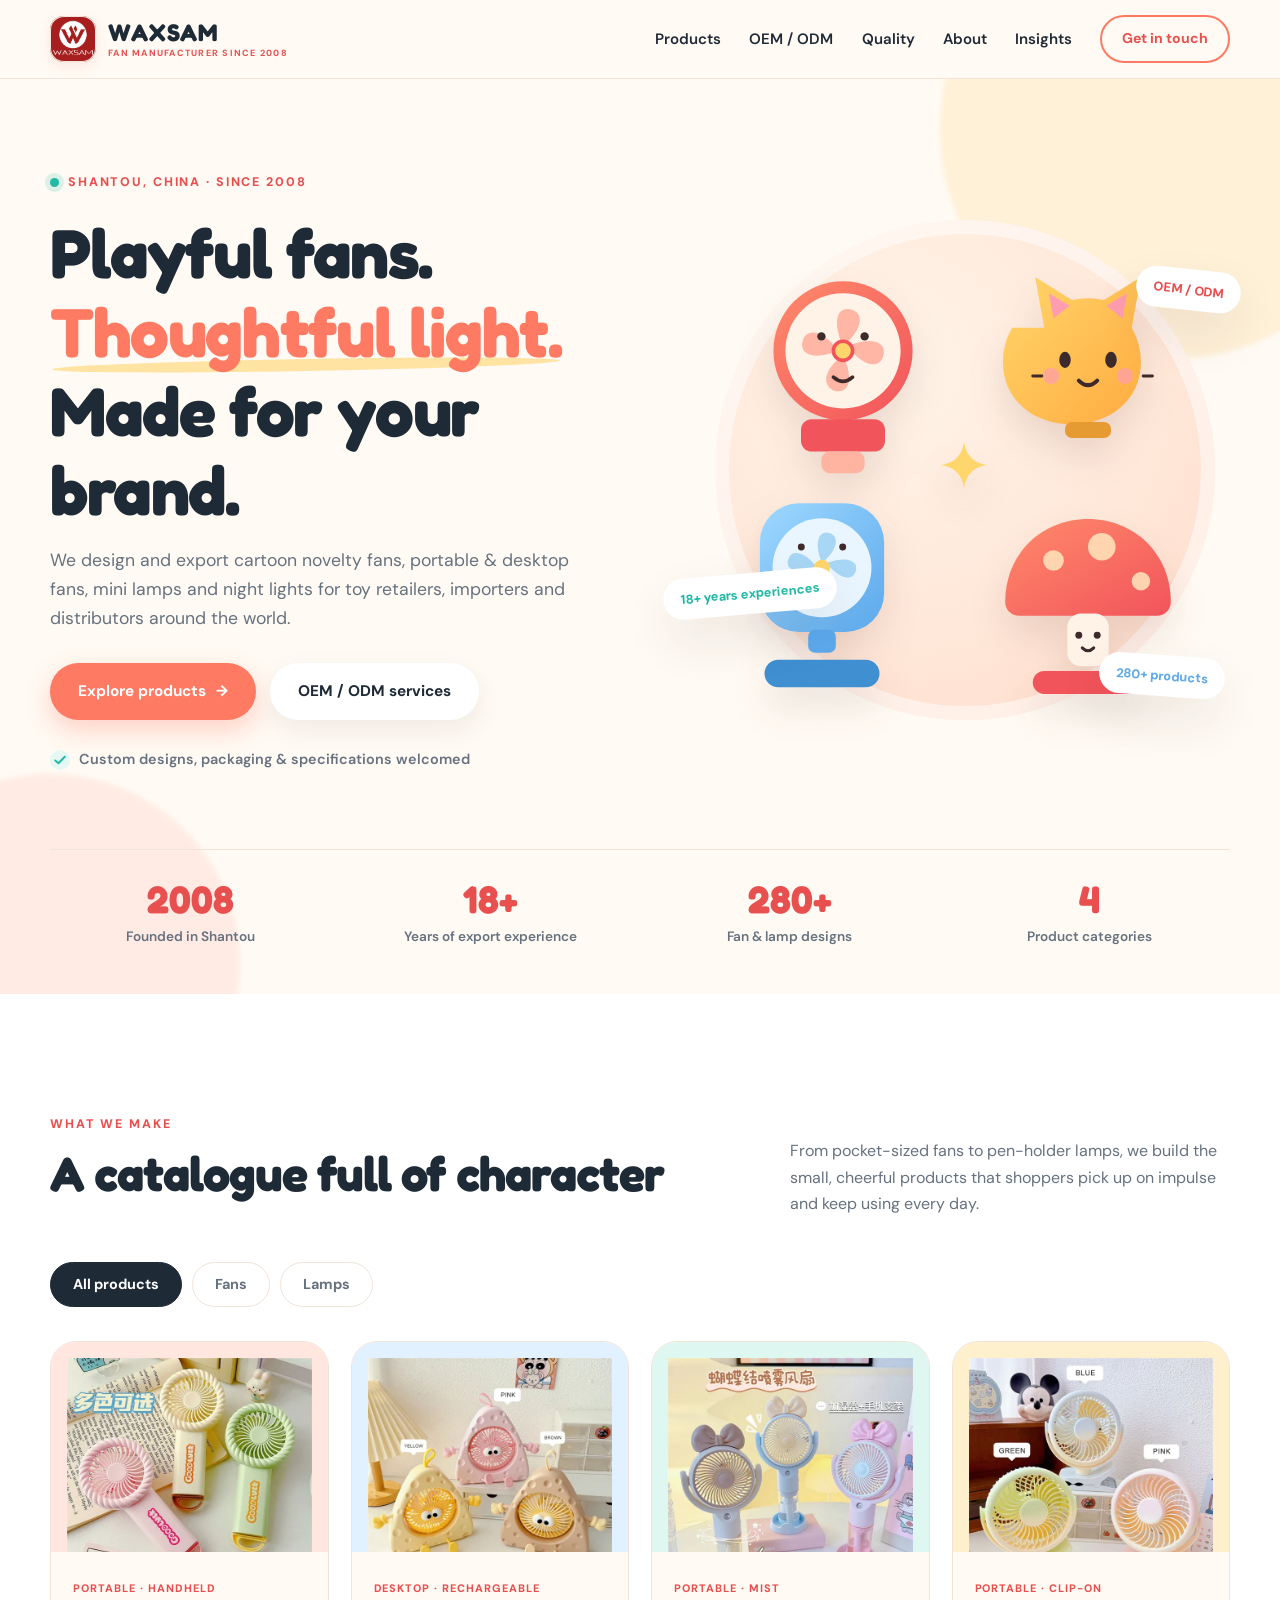
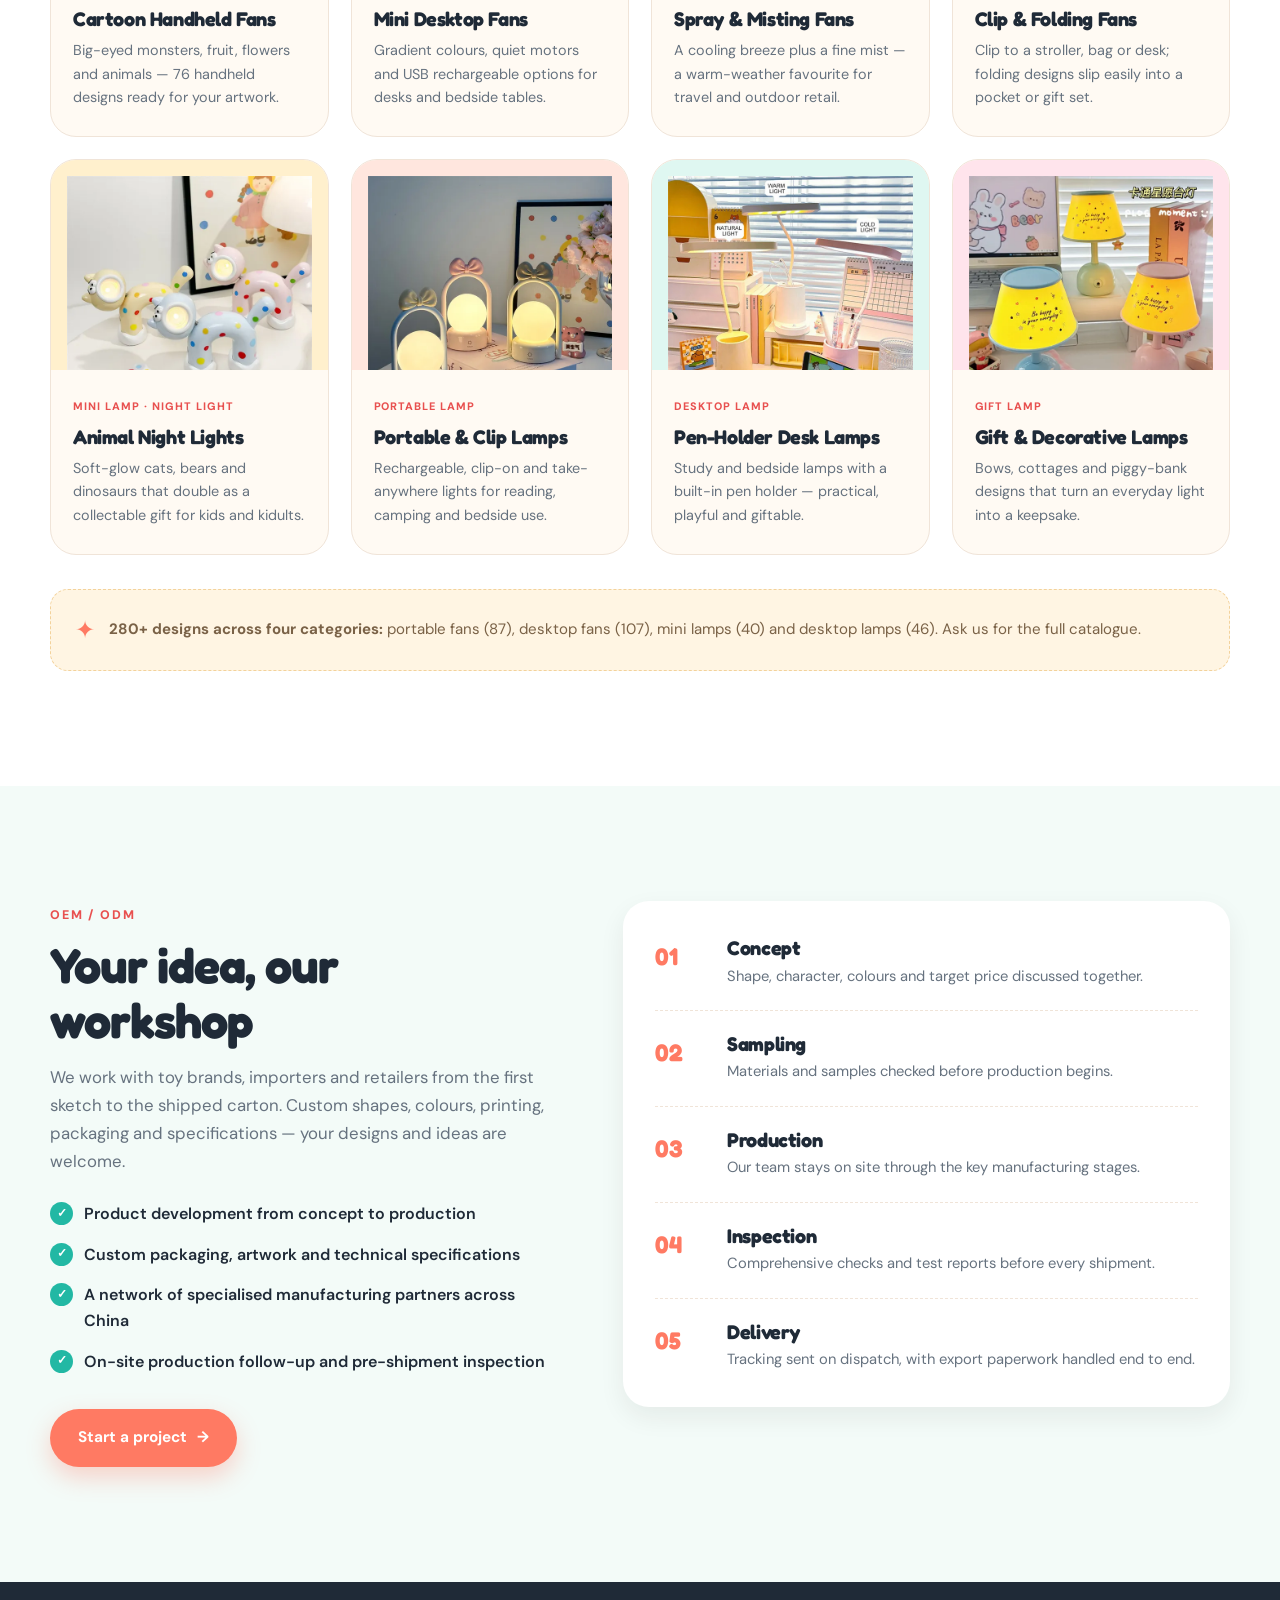
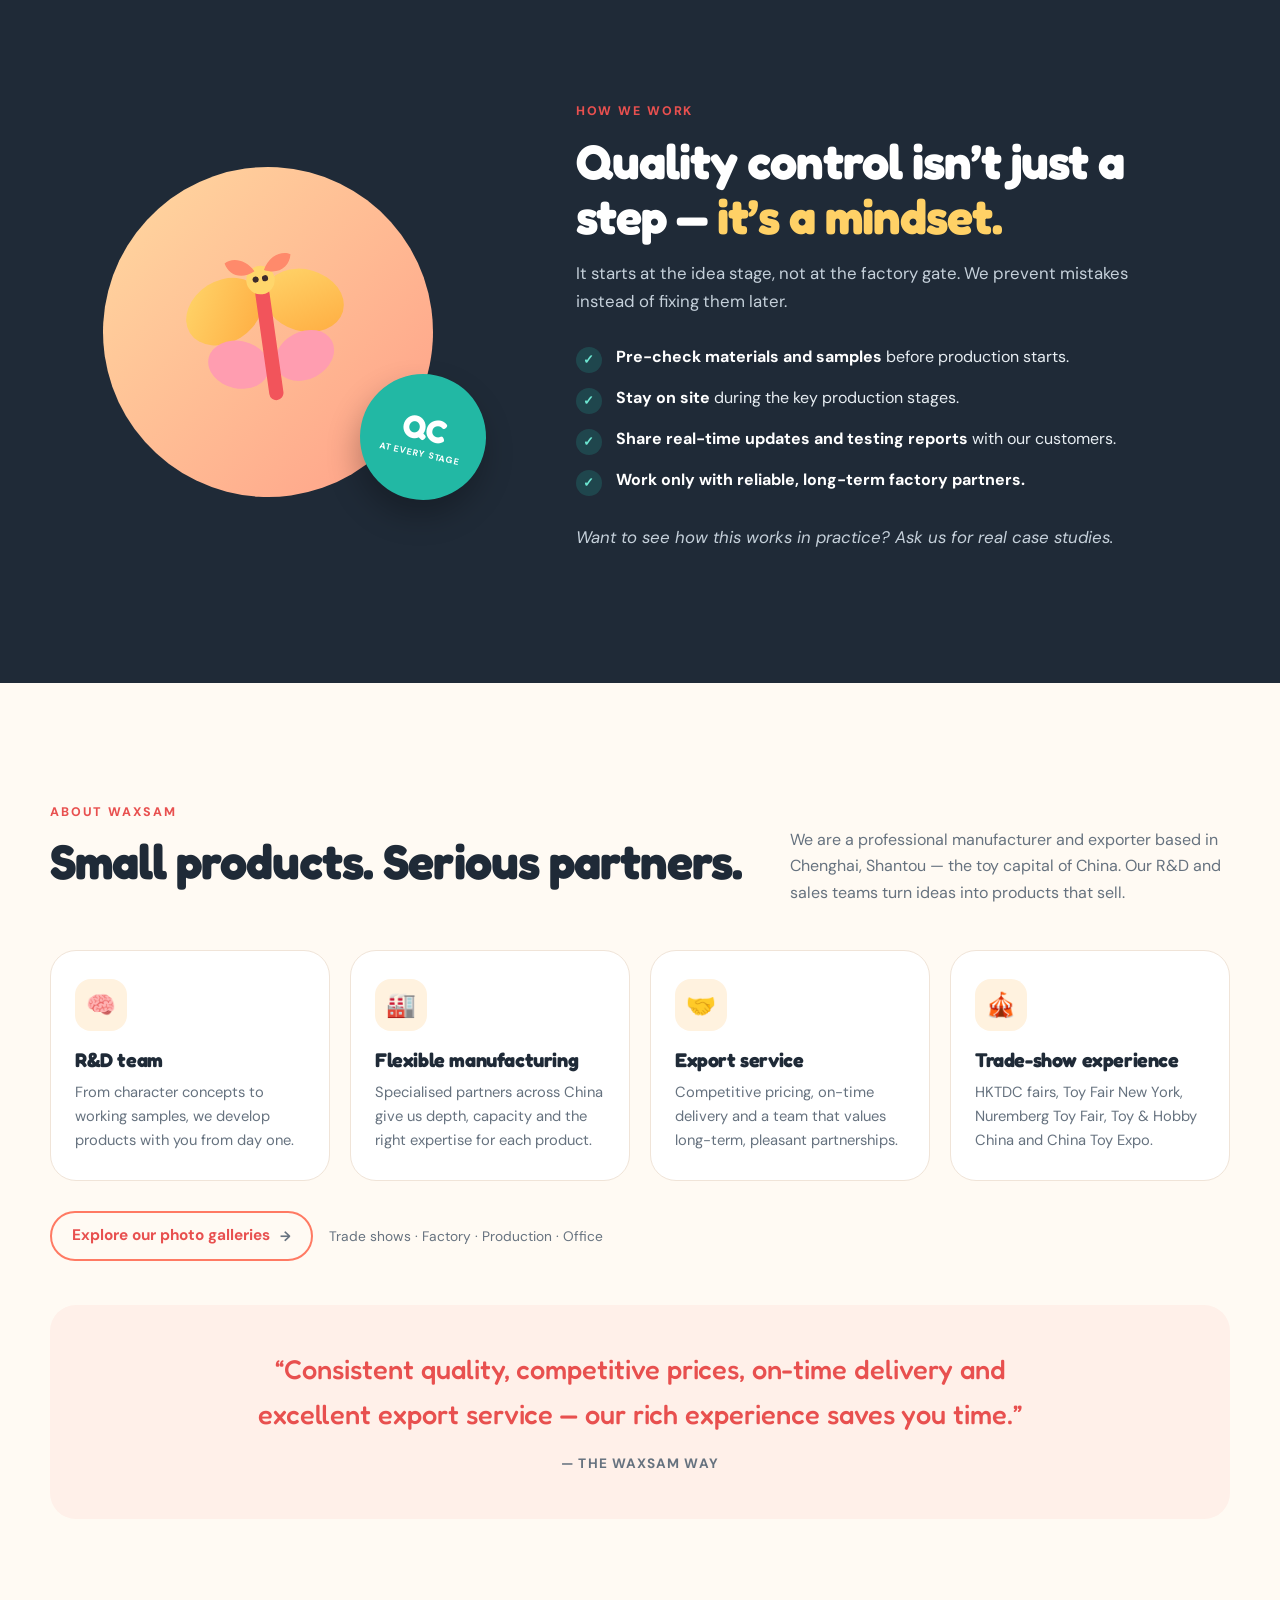
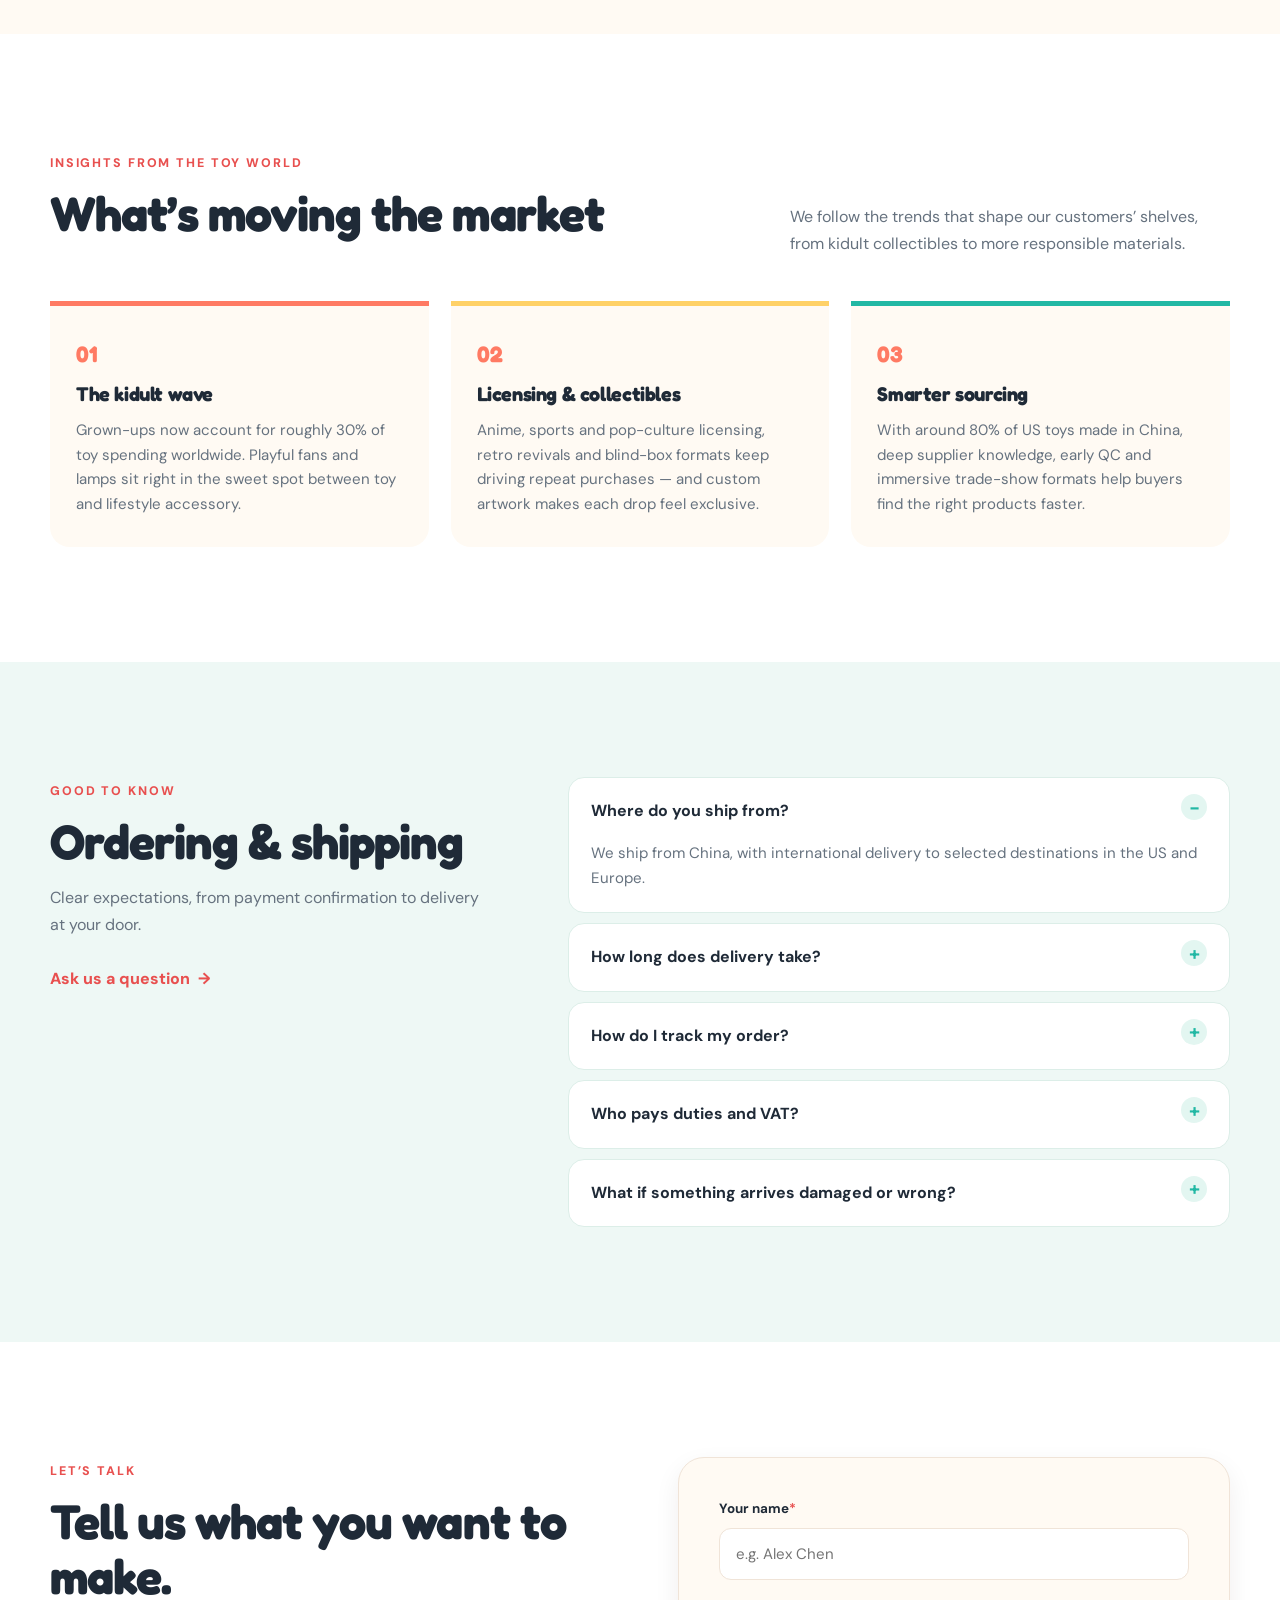
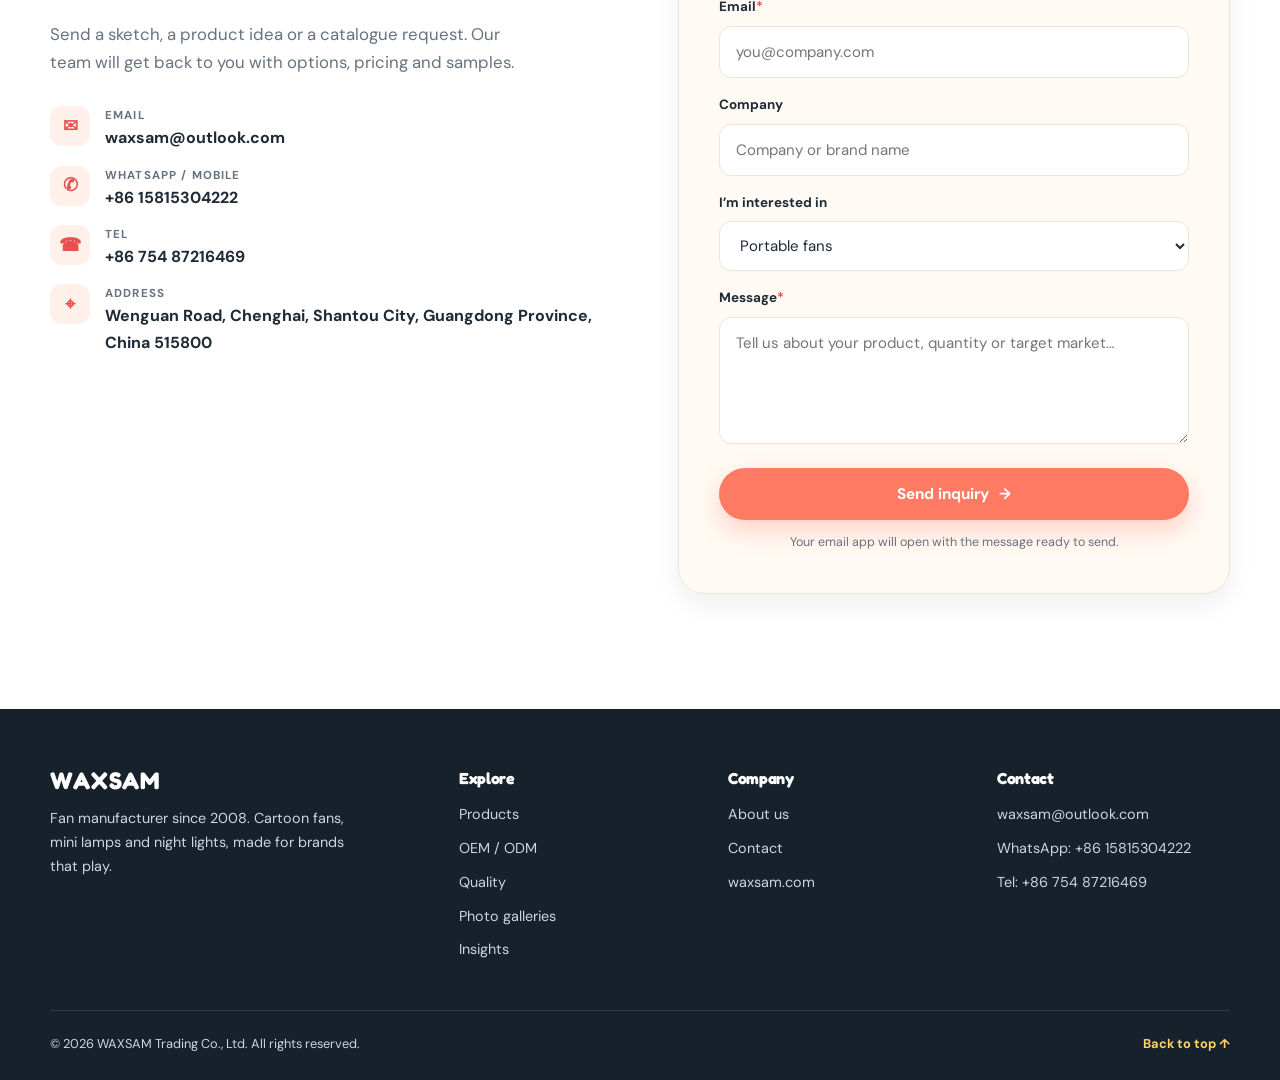
<file: index.html>
<!DOCTYPE html>
<html lang="en" style="--logo: url('assets/logo.jpg')">
<head>
  <meta charset="UTF-8">
  <meta name="viewport" content="width=device-width, initial-scale=1.0">
  <title>WAXSAM — Fan Manufacturer since 2008 | Cartoon Fans &amp; Night Lights</title>
  <meta name="description" content="WAXSAM is a Shantou-based OEM/ODM manufacturer and exporter of cartoon novelty fans, portable and desktop fans, mini lamps and night lights since 2008.">
  <meta property="og:title" content="WAXSAM — Fan Manufacturer since 2008">
  <meta property="og:description" content="Playful fans and thoughtful light, made for your brand. OEM/ODM customization, early-stage QC, competitive pricing and on-time delivery.">
  <meta property="og:type" content="website">
  <link rel="icon" href="assets/favicon.svg" type="image/svg+xml">
  <link rel="preconnect" href="https://fonts.googleapis.com">
  <link rel="preconnect" href="https://fonts.gstatic.com" crossorigin>
  <link href="https://fonts.googleapis.com/css2?family=Fredoka:wght@500;600;700&family=DM+Sans:wght@400;500;600;700&display=swap" rel="stylesheet">
  <link rel="stylesheet" href="styles.css">
  <script src="script.js" defer></script>
</head>
<body>
  <a class="skip-link" href="#main">Skip to content</a>

  <!-- ============ HEADER ============ -->
  <header class="site-header" id="top">
    <div class="container header-inner">
      <a class="brand" href="#top" aria-label="WAXSAM home">
        <span class="brand-mark" role="img" aria-label="WAXSAM logo"></span>
        <span class="brand-text">WAXSAM<small>FAN MANUFACTURER SINCE 2008</small></span>
      </a>

      <button class="nav-toggle" type="button" aria-label="Open menu" aria-expanded="false" aria-controls="site-nav">
        <span></span><span></span><span></span>
      </button>

      <nav class="site-nav" id="site-nav" aria-label="Main navigation">
        <a href="#products">Products</a>
        <a href="#oem">OEM / ODM</a>
        <a href="#quality">Quality</a>
        <a href="about/">About</a>
        <a href="#insights">Insights</a>
        <a class="btn btn-small btn-outline" href="#contact">Get in touch</a>
      </nav>
    </div>
  </header>

  <main id="main">
    <!-- ============ HERO ============ -->
    <section class="hero">
      <div class="hero-blob hero-blob-a" aria-hidden="true"></div>
      <div class="hero-blob hero-blob-b" aria-hidden="true"></div>
      <div class="container hero-grid">
        <div class="hero-copy reveal">
          <span class="eyebrow"><span class="eyebrow-dot"></span> Shantou, China · Since 2008</span>
          <h1>Playful fans.<br><span class="highlight">Thoughtful light.</span><br>Made for your brand.</h1>
          <p>We design and export cartoon novelty fans, portable &amp; desktop fans, mini lamps and night lights for toy retailers, importers and distributors around the world.</p>
          <div class="hero-actions">
            <a class="btn btn-primary" href="#products">Explore products <span aria-hidden="true">→</span></a>
            <a class="btn btn-ghost" href="#oem">OEM / ODM services</a>
          </div>
          <div class="hero-note">
            <svg viewBox="0 0 20 20" aria-hidden="true"><path d="M4 10.5 8 14l8-8" fill="none" stroke="currentColor" stroke-width="2.4" stroke-linecap="round" stroke-linejoin="round"/></svg>
            Custom designs, packaging &amp; specifications welcomed
          </div>
        </div>

        <div class="hero-visual reveal" aria-hidden="true">
          <div class="hero-disc"></div>
          <svg class="hero-art" viewBox="0 0 520 480">
            <defs>
              <linearGradient id="heroCoral" x1="0" y1="0" x2="1" y2="1">
                <stop offset="0" stop-color="#ff8a6b"/><stop offset="1" stop-color="#f2545b"/>
              </linearGradient>
              <linearGradient id="heroSky" x1="0" y1="0" x2="1" y2="1">
                <stop offset="0" stop-color="#9ed8ff"/><stop offset="1" stop-color="#5ca9ec"/>
              </linearGradient>
            </defs>

            <!-- Red handheld fan: blades rotate slowly -->
            <g transform="translate(18 20) scale(1.2)">
              <circle cx="100" cy="84" r="58" fill="url(#heroCoral)"/>
              <circle cx="100" cy="84" r="48" fill="#fff3e8"/>
              <g class="spin-blades" fill="#ffb3a1" opacity=".95">
                <path d="M100 80c-10-22-4-34 8-30 9 3 9 16-8 30z"/>
                <path d="M104 80c22-9 34-2 29 10-4 9-17 7-29-10z"/>
                <path d="M100 88c10 21 4 33-8 29-9-4-9-17 8-29z"/>
                <path d="M96 84c-22 9-34 2-29-10 4-9 17-7 29 10z"/>
              </g>
              <circle cx="100" cy="84" r="8" fill="#ffd66b" stroke="#f2545b" stroke-width="3"/>
              <path d="M74 141h52a9 9 0 0 1 9 9v9a9 9 0 0 1-9 9H74a9 9 0 0 1-9-9v-9a9 9 0 0 1 9-9z" fill="#f2545b"/>
              <rect x="82" y="168" width="36" height="18" rx="7" fill="#ffb3a1"/>
              <circle cx="82" cy="72" r="3.5" fill="#3d2b2b"/><circle cx="118" cy="72" r="3.5" fill="#3d2b2b"/>
              <path d="M92 106q8 7 16 0" fill="none" stroke="#3d2b2b" stroke-width="3" stroke-linecap="round"/>
            </g>

            <use href="assets/product-art.svg#lamp-cat" x="268" y="8" width="230" height="230"/>

            <!-- Blue desktop fan: blades rotate slowly -->
            <g transform="translate(2 248) scale(1.15)">
              <rect x="46" y="22" width="108" height="112" rx="34" fill="url(#heroSky)"/>
              <circle cx="100" cy="78" r="43" fill="#eaf6ff"/>
              <g class="spin-blades" fill="#a8d6f5">
                <path d="M100 74c-8-19-2-29 7-26 8 3 7 14-7 26z"/>
                <path d="M104 74c19-7 29-1 25 8-3 8-14 6-25-8z"/>
                <path d="M100 82c8 18 2 28-7 25-8-3-7-14 7-25z"/>
                <path d="M96 78c-19 7-29 1-25-8 3-8 14-6 25 8z"/>
              </g>
              <circle cx="100" cy="78" r="7" fill="#ffd66b"/>
              <rect x="88" y="132" width="24" height="20" rx="6" fill="#5ca9ec"/>
              <path d="M62 158h76a12 12 0 0 1 0 24H62a12 12 0 0 1 0-24z" fill="#3f8fd1"/>
              <circle cx="82" cy="60" r="3" fill="#3d2b2b"/><circle cx="118" cy="60" r="3" fill="#3d2b2b"/>
              <path d="M92 94q8 6 16 0" fill="none" stroke="#3d2b2b" stroke-width="3" stroke-linecap="round"/>
            </g>

            <use href="assets/product-art.svg#lamp-mushroom" x="268" y="250" width="230" height="230"/>
            <use href="assets/product-art.svg#sparkle" x="236" y="212" width="46" height="46"/>
          </svg>
          <span class="float-badge badge-one">OEM / ODM</span>
          <span class="float-badge badge-two">18+ years experiences</span>
          <span class="float-badge badge-three">280+ products</span>
        </div>
      </div>

      <div class="container stats reveal">
        <div class="stat"><strong>2008</strong><span>Founded in Shantou</span></div>
        <div class="stat"><strong>18+</strong><span>Years of export experience</span></div>
        <div class="stat"><strong>280+</strong><span>Fan &amp; lamp designs</span></div>
        <div class="stat"><strong>4</strong><span>Product categories</span></div>
      </div>
    </section>

    <!-- ============ PRODUCTS ============ -->
    <section class="section products" id="products">
      <div class="container">
        <div class="section-head reveal">
          <div>
            <span class="kicker">What we make</span>
            <h2>A catalogue full of character</h2>
          </div>
          <p>From pocket-sized fans to pen-holder lamps, we build the small, cheerful products that shoppers pick up on impulse and keep using every day.</p>
        </div>

        <div class="filters reveal" role="group" aria-label="Filter products">
          <button class="filter-btn is-active" type="button" data-filter="all">All products</button>
          <button class="filter-btn" type="button" data-filter="fan">Fans</button>
          <button class="filter-btn" type="button" data-filter="lamp">Lamps</button>
        </div>

        <div class="product-grid">
          <article class="product-card reveal" data-category="fan">
            <div class="product-art art-coral"><img src="assets/products/handheld-fan.webp" alt="Cartoon handheld fan" loading="lazy"></div>
            <div class="product-body"><span class="tag">Portable · Handheld</span><h3>Cartoon Handheld Fans</h3><p>Big-eyed monsters, fruit, flowers and animals — 76 handheld designs ready for your artwork.</p></div>
          </article>
          <article class="product-card reveal" data-category="fan">
            <div class="product-art art-sky"><img src="assets/products/desktop-fan.webp" alt="Mini desktop fan" loading="lazy"></div>
            <div class="product-body"><span class="tag">Desktop · Rechargeable</span><h3>Mini Desktop Fans</h3><p>Gradient colours, quiet motors and USB rechargeable options for desks and bedside tables.</p></div>
          </article>
          <article class="product-card reveal" data-category="fan">
            <div class="product-art art-mint"><img src="assets/products/misting-fan.webp" alt="Spray misting fan" loading="lazy"></div>
            <div class="product-body"><span class="tag">Portable · Mist</span><h3>Spray &amp; Misting Fans</h3><p>A cooling breeze plus a fine mist — a warm-weather favourite for travel and outdoor retail.</p></div>
          </article>
          <article class="product-card reveal" data-category="fan">
            <div class="product-art art-sun"><img src="assets/products/clip-fan.webp" alt="Clip-on fan" loading="lazy"></div>
            <div class="product-body"><span class="tag">Portable · Clip-on</span><h3>Clip &amp; Folding Fans</h3><p>Clip to a stroller, bag or desk; folding designs slip easily into a pocket or gift set.</p></div>
          </article>
          <article class="product-card reveal" data-category="lamp">
            <div class="product-art art-sun"><img src="assets/products/cat-night-light.webp" alt="Cat-shaped night light" loading="lazy"></div>
            <div class="product-body"><span class="tag">Mini lamp · Night light</span><h3>Animal Night Lights</h3><p>Soft-glow cats, bears and dinosaurs that double as a collectable gift for kids and kidults.</p></div>
          </article>
          <article class="product-card reveal" data-category="lamp">
            <div class="product-art art-coral"><img src="assets/products/portable-lamp.webp" alt="Portable clip lamp" loading="lazy"></div>
            <div class="product-body"><span class="tag">Portable lamp</span><h3>Portable &amp; Clip Lamps</h3><p>Rechargeable, clip-on and take-anywhere lights for reading, camping and bedside use.</p></div>
          </article>
          <article class="product-card reveal" data-category="lamp">
            <div class="product-art art-mint"><img src="assets/products/pen-holder-lamp.webp" alt="Pen-holder desk lamp" loading="lazy"></div>
            <div class="product-body"><span class="tag">Desktop lamp</span><h3>Pen-Holder Desk Lamps</h3><p>Study and bedside lamps with a built-in pen holder — practical, playful and giftable.</p></div>
          </article>
          <article class="product-card reveal" data-category="lamp">
            <div class="product-art art-rose"><img src="assets/products/gift-lamp.webp" alt="Gift and decorative lamp" loading="lazy"></div>
            <div class="product-body"><span class="tag">Gift lamp</span><h3>Gift &amp; Decorative Lamps</h3><p>Bows, cottages and piggy-bank designs that turn an everyday light into a keepsake.</p></div>
          </article>
        </div>

        <div class="catalogue-note reveal">
          <span aria-hidden="true">✦</span>
          <p><strong>280+ designs across four categories:</strong> portable fans (87), desktop fans (107), mini lamps (40) and desktop lamps (46). Ask us for the full catalogue.</p>
        </div>
      </div>
    </section>

    <!-- ============ OEM / ODM ============ -->
    <section class="section oem" id="oem">
      <div class="container oem-grid">
        <div class="oem-copy reveal">
          <span class="kicker">OEM / ODM</span>
          <h2>Your idea, our workshop</h2>
          <p>We work with toy brands, importers and retailers from the first sketch to the shipped carton. Custom shapes, colours, printing, packaging and specifications — your designs and ideas are welcome.</p>
          <ul class="check-list">
            <li>Product development from concept to production</li>
            <li>Custom packaging, artwork and technical specifications</li>
            <li>A network of specialised manufacturing partners across China</li>
            <li>On-site production follow-up and pre-shipment inspection</li>
          </ul>
          <a class="btn btn-primary" href="#contact">Start a project <span aria-hidden="true">→</span></a>
        </div>
        <div class="process reveal">
          <div class="process-item"><span class="process-num">01</span><div><h3>Concept</h3><p>Shape, character, colours and target price discussed together.</p></div></div>
          <div class="process-item"><span class="process-num">02</span><div><h3>Sampling</h3><p>Materials and samples checked before production begins.</p></div></div>
          <div class="process-item"><span class="process-num">03</span><div><h3>Production</h3><p>Our team stays on site through the key manufacturing stages.</p></div></div>
          <div class="process-item"><span class="process-num">04</span><div><h3>Inspection</h3><p>Comprehensive checks and test reports before every shipment.</p></div></div>
          <div class="process-item"><span class="process-num">05</span><div><h3>Delivery</h3><p>Tracking sent on dispatch, with export paperwork handled end to end.</p></div></div>
        </div>
      </div>
    </section>

    <!-- ============ QUALITY ============ -->
    <section class="section quality" id="quality">
      <div class="container quality-grid">
        <div class="quality-art reveal" aria-hidden="true">
          <div class="quality-art-inner">
            <svg viewBox="0 0 200 200"><use href="assets/product-art.svg#fan-butterfly"/></svg>
          </div>
          <span class="quality-stamp">QC<br><small>AT EVERY STAGE</small></span>
        </div>
        <div class="quality-copy reveal">
          <span class="kicker">How we work</span>
          <h2>Quality control isn’t just a step — <em>it’s a mindset.</em></h2>
          <p>It starts at the idea stage, not at the factory gate. We prevent mistakes instead of fixing them later.</p>
          <div class="quality-points">
            <div class="quality-point"><span aria-hidden="true">✓</span><p><strong>Pre-check materials and samples</strong> before production starts.</p></div>
            <div class="quality-point"><span aria-hidden="true">✓</span><p><strong>Stay on site</strong> during the key production stages.</p></div>
            <div class="quality-point"><span aria-hidden="true">✓</span><p><strong>Share real-time updates and testing reports</strong> with our customers.</p></div>
            <div class="quality-point"><span aria-hidden="true">✓</span><p><strong>Work only with reliable, long-term factory partners.</strong></p></div>
          </div>
          <p class="quality-footnote">Want to see how this works in practice? Ask us for real case studies.</p>
        </div>
      </div>
    </section>

    <!-- ============ ABOUT ============ -->
    <section class="section about" id="about">
      <div class="container">
        <div class="section-head reveal">
          <div>
            <span class="kicker">About WAXSAM</span>
            <h2>Small products. Serious partners.</h2>
          </div>
          <p>We are a professional manufacturer and exporter based in Chenghai, Shantou — the toy capital of China. Our R&amp;D and sales teams turn ideas into products that sell.</p>
        </div>
        <div class="feature-grid">
          <article class="feature-card reveal"><span class="feature-icon" aria-hidden="true">🧠</span><h3>R&amp;D team</h3><p>From character concepts to working samples, we develop products with you from day one.</p></article>
          <article class="feature-card reveal"><span class="feature-icon" aria-hidden="true">🏭</span><h3>Flexible manufacturing</h3><p>Specialised partners across China give us depth, capacity and the right expertise for each product.</p></article>
          <article class="feature-card reveal"><span class="feature-icon" aria-hidden="true">🤝</span><h3>Export service</h3><p>Competitive pricing, on-time delivery and a team that values long-term, pleasant partnerships.</p></article>
          <article class="feature-card reveal"><span class="feature-icon" aria-hidden="true">🎪</span><h3>Trade-show experience</h3><p>HKTDC fairs, Toy Fair New York, Nuremberg Toy Fair, Toy &amp; Hobby China and China Toy Expo.</p></article>
        </div>

        <div class="about-gallery-link reveal">
          <a class="btn btn-outline" href="about/">Explore our photo galleries <span aria-hidden="true">→</span></a>
          <span>Trade shows · Factory · Production · Office</span>
        </div>

        <div class="principles reveal">
          <p>“Consistent quality, competitive prices, on-time delivery and excellent export service — our rich experience saves you time.”</p>
          <span>— The WAXSAM way</span>
        </div>
      </div>
    </section>

    <!-- ============ INSIGHTS ============ -->
    <section class="section insights" id="insights">
      <div class="container">
        <div class="section-head reveal">
          <div>
            <span class="kicker">Insights from the toy world</span>
            <h2>What’s moving the market</h2>
          </div>
          <p>We follow the trends that shape our customers’ shelves, from kidult collectibles to more responsible materials.</p>
        </div>
        <div class="insight-grid">
          <article class="insight-card reveal"><span class="insight-num">01</span><h3>The kidult wave</h3><p>Grown-ups now account for roughly 30% of toy spending worldwide. Playful fans and lamps sit right in the sweet spot between toy and lifestyle accessory.</p></article>
          <article class="insight-card reveal"><span class="insight-num">02</span><h3>Licensing &amp; collectibles</h3><p>Anime, sports and pop-culture licensing, retro revivals and blind-box formats keep driving repeat purchases — and custom artwork makes each drop feel exclusive.</p></article>
          <article class="insight-card reveal"><span class="insight-num">03</span><h3>Smarter sourcing</h3><p>With around 80% of US toys made in China, deep supplier knowledge, early QC and immersive trade-show formats help buyers find the right products faster.</p></article>
        </div>
      </div>
    </section>

    <!-- ============ FAQ / SERVICE ============ -->
    <section class="section service">
      <div class="container service-grid">
        <div class="service-intro reveal">
          <span class="kicker">Good to know</span>
          <h2>Ordering &amp; shipping</h2>
          <p>Clear expectations, from payment confirmation to delivery at your door.</p>
          <a class="text-link" href="#contact">Ask us a question <span aria-hidden="true">→</span></a>
        </div>
        <div class="faq reveal">
          <details open><summary>Where do you ship from?</summary><p>We ship from China, with international delivery to selected destinations in the US and Europe.</p></details>
          <details><summary>How long does delivery take?</summary><p>Orders are processed within 1–3 business days after payment confirmation (no processing on weekends or Chinese public holidays). Estimated delivery: US 7–15 business days, Europe 8–18 business days. These are estimates, not guarantees.</p></details>
          <details><summary>How do I track my order?</summary><p>Tracking information is emailed to you as soon as your order is dispatched.</p></details>
          <details><summary>Who pays duties and VAT?</summary><p>Unless otherwise stated at checkout, duties and VAT are the customer’s responsibility.</p></details>
          <details><summary>What if something arrives damaged or wrong?</summary><p>Please report damaged or incorrect items within 7 days of delivery so we can help put it right.</p></details>
        </div>
      </div>
    </section>

    <!-- ============ CONTACT ============ -->
    <section class="section contact" id="contact">
      <div class="container contact-grid">
        <div class="contact-copy reveal">
          <span class="kicker">Let’s talk</span>
          <h2>Tell us what you want to make.</h2>
          <p>Send a sketch, a product idea or a catalogue request. Our team will get back to you with options, pricing and samples.</p>
          <div class="contact-details">
            <a href="mailto:waxsam@outlook.com"><span aria-hidden="true">✉</span><span><small>Email</small>waxsam@outlook.com</span></a>
            <a href="https://wa.me/8615815304222" target="_blank" rel="noopener"><span aria-hidden="true">✆</span><span><small>WhatsApp / Mobile</small>+86 15815304222</span></a>
            <a href="tel:+8675487216469"><span aria-hidden="true">☎</span><span><small>Tel</small>+86 754 87216469</span></a>
            <div><span aria-hidden="true">⌖</span><span><small>Address</small>Wenguan Road, Chenghai, Shantou City, Guangdong Province, China 515800</span></div>
          </div>
        </div>
        <form class="contact-form reveal" id="inquiry-form" action="mailto:waxsam@outlook.com" method="post" enctype="text/plain">
          <div class="form-row"><label for="name">Your name<span>*</span></label><input id="name" name="name" type="text" required placeholder="e.g. Alex Chen"></div>
          <div class="form-row"><label for="email">Email<span>*</span></label><input id="email" name="email" type="email" required placeholder="you@company.com"></div>
          <div class="form-row"><label for="company">Company</label><input id="company" name="company" type="text" placeholder="Company or brand name"></div>
          <div class="form-row"><label for="interest">I’m interested in</label><select id="interest" name="interest"><option>Portable fans</option><option>Desktop fans</option><option>Mini lamps &amp; night lights</option><option>Desktop lamps</option><option>OEM / ODM project</option><option>Full catalogue</option></select></div>
          <div class="form-row"><label for="message">Message<span>*</span></label><textarea id="message" name="message" rows="4" required placeholder="Tell us about your product, quantity or target market…"></textarea></div>
          <button class="btn btn-primary btn-full" type="submit">Send inquiry <span aria-hidden="true">→</span></button>
          <p class="form-note">Your email app will open with the message ready to send.</p>
        </form>
      </div>
    </section>
  </main>

  <!-- ============ FOOTER ============ -->
  <footer class="site-footer">
    <div class="container footer-grid">
      <div class="footer-brand">
        <span class="brand-text">WAXSAM</span>
        <p>Fan manufacturer since 2008. Cartoon fans, mini lamps and night lights, made for brands that play.</p>
      </div>
      <div class="footer-col"><h3>Explore</h3><a href="#products">Products</a><a href="#oem">OEM / ODM</a><a href="#quality">Quality</a><a href="about/">Photo galleries</a><a href="#insights">Insights</a></div>
      <div class="footer-col"><h3>Company</h3><a href="about/">About us</a><a href="#contact">Contact</a><a href="https://www.waxsam.com" target="_blank" rel="noopener">waxsam.com</a></div>
      <div class="footer-col"><h3>Contact</h3><a href="mailto:waxsam@outlook.com">waxsam@outlook.com</a><a href="https://wa.me/8615815304222" target="_blank" rel="noopener">WhatsApp: +86 15815304222</a><a href="tel:+8675487216469">Tel: +86 754 87216469</a></div>
    </div>
    <div class="container footer-bottom"><span>© <span id="year">2026</span> WAXSAM Trading Co., Ltd. All rights reserved.</span><a href="#top">Back to top ↑</a></div>
  </footer>
</body>
</html>
</file>
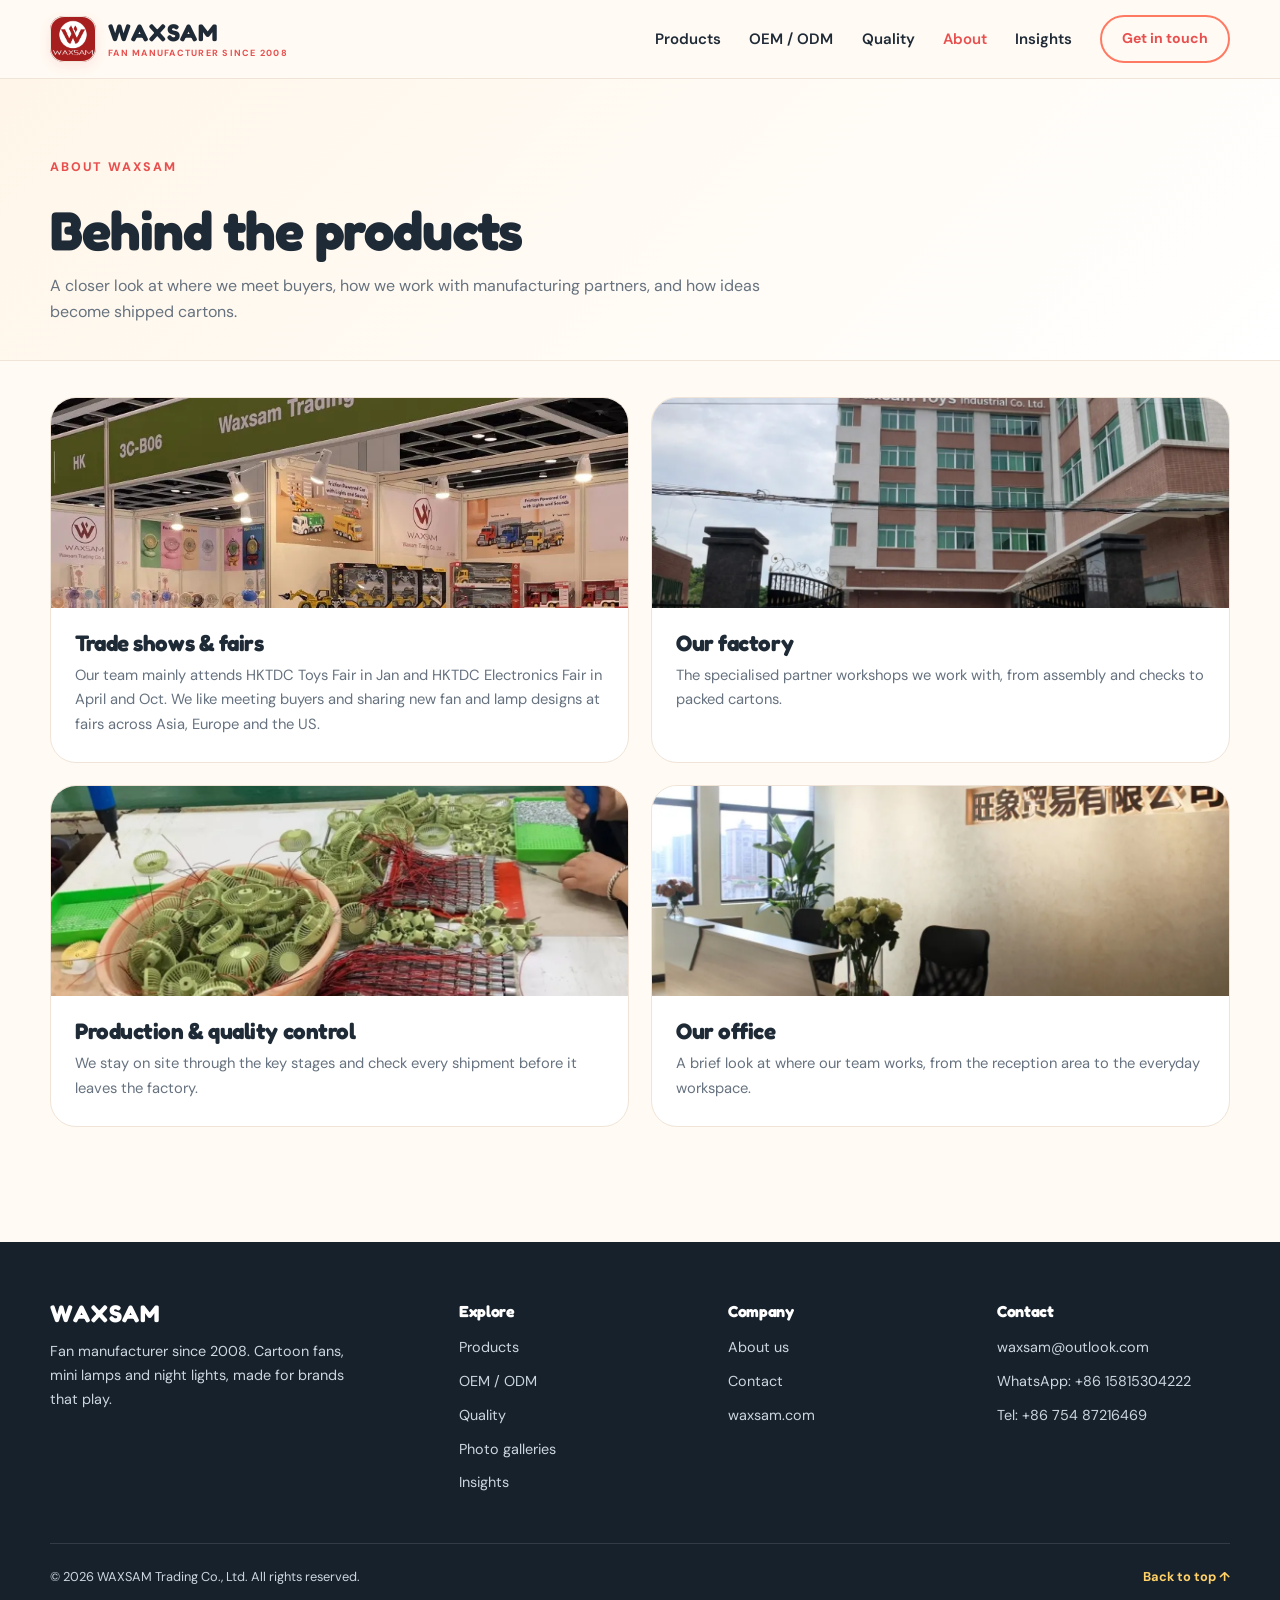
<file: about/index.html>
<!DOCTYPE html>
<html lang="en" style="--logo: url('../assets/logo.jpg')">
<head>
  <meta charset="UTF-8">
  <meta name="viewport" content="width=device-width, initial-scale=1.0">
  <title>About WAXSAM — Photo Galleries</title>
  <meta name="description" content="Explore WAXSAM trade shows, factory, office and production photo galleries.">
  <link rel="icon" href="../assets/favicon.svg" type="image/svg+xml">
  <link rel="preconnect" href="https://fonts.googleapis.com">
  <link rel="preconnect" href="https://fonts.gstatic.com" crossorigin>
  <link href="https://fonts.googleapis.com/css2?family=Fredoka:wght@500;600;700&family=DM+Sans:wght@400;500;600;700&display=swap" rel="stylesheet">
  <link rel="stylesheet" href="../styles.css">
  <script src="../script.js" defer></script>
</head>
<body>
  <a class="skip-link" href="#main">Skip to content</a>

  <header class="site-header" id="top">
    <div class="container header-inner">
      <a class="brand" href="../index.html#top" aria-label="WAXSAM home">
        <span class="brand-mark" role="img" aria-label="WAXSAM logo"></span>
        <span class="brand-text">WAXSAM<small>FAN MANUFACTURER SINCE 2008</small></span>
      </a>
      <button class="nav-toggle" type="button" aria-label="Open menu" aria-expanded="false" aria-controls="site-nav">
        <span></span><span></span><span></span>
      </button>
      <nav class="site-nav" id="site-nav" aria-label="Main navigation">
        <a href="../index.html#products">Products</a>
        <a href="../index.html#oem">OEM / ODM</a>
        <a href="../index.html#quality">Quality</a>
        <a class="is-active" href="../about/">About</a>
        <a href="../index.html#insights">Insights</a>
        <a class="btn btn-small btn-outline" href="../index.html#contact">Get in touch</a>
      </nav>
    </div>
  </header>

  <main id="main">
    <section class="section subpage-hero">
      <div class="container">
        <span class="kicker">About WAXSAM</span>
        <h1>Behind the products</h1>
        <p>A closer look at where we meet buyers, how we work with manufacturing partners, and how ideas become shipped cartons.</p>
      </div>
    </section>

    <section class="section gallery-page">
      <div class="container">
        <div class="about-card-grid">
          <a class="about-card reveal" href="tradeshows/">
            <img src="../assets/gallery/tradeshow-banner-1.webp" alt="WAXSAM booth at a trade fair" loading="lazy">
            <div><h2>Trade shows &amp; fairs</h2><p>Our team mainly attends HKTDC Toys Fair in Jan and HKTDC Electronics Fair in April and Oct. We like meeting buyers and sharing new fan and lamp designs at fairs across Asia, Europe and the US.</p></div>
          </a>
          <a class="about-card reveal" href="factory/">
            <img src="../assets/gallery/workshop-1.webp" alt="Assembly workshop" loading="lazy">
            <div><h2>Our factory</h2><p>The specialised partner workshops we work with, from assembly and checks to packed cartons.</p></div>
          </a>
          <a class="about-card reveal" href="production/">
            <img src="../assets/gallery/production-1.webp" alt="Production line" loading="lazy">
            <div><h2>Production &amp; quality control</h2><p>We stay on site through the key stages and check every shipment before it leaves the factory.</p></div>
          </a>
          <a class="about-card reveal" href="office/">
            <img src="../assets/gallery/office-1.webp" alt="WAXSAM workspace" loading="lazy">
            <div><h2>Our office</h2><p>A brief look at where our team works, from the reception area to the everyday workspace.</p></div>
          </a>
        </div>
      </div>
    </section>
  </main>

  <footer class="site-footer">
    <div class="container footer-grid">
      <div class="footer-brand">
        <span class="brand-text">WAXSAM</span>
        <p>Fan manufacturer since 2008. Cartoon fans, mini lamps and night lights, made for brands that play.</p>
      </div>
      <div class="footer-col"><h3>Explore</h3><a href="../index.html#products">Products</a><a href="../index.html#oem">OEM / ODM</a><a href="../index.html#quality">Quality</a><a href="../about/">Photo galleries</a><a href="../index.html#insights">Insights</a></div>
      <div class="footer-col"><h3>Company</h3><a href="../about/">About us</a><a href="../index.html#contact">Contact</a><a href="https://www.waxsam.com" target="_blank" rel="noopener">waxsam.com</a></div>
      <div class="footer-col"><h3>Contact</h3><a href="mailto:waxsam@outlook.com">waxsam@outlook.com</a><a href="https://wa.me/8615815304222" target="_blank" rel="noopener">WhatsApp: +86 15815304222</a><a href="tel:+8675487216469">Tel: +86 754 87216469</a></div>
    </div>
    <div class="container footer-bottom"><span>© <span id="year">2026</span> WAXSAM Trading Co., Ltd. All rights reserved.</span><a href="#top">Back to top ↑</a></div>
  </footer>
</body>
</html>
</file>
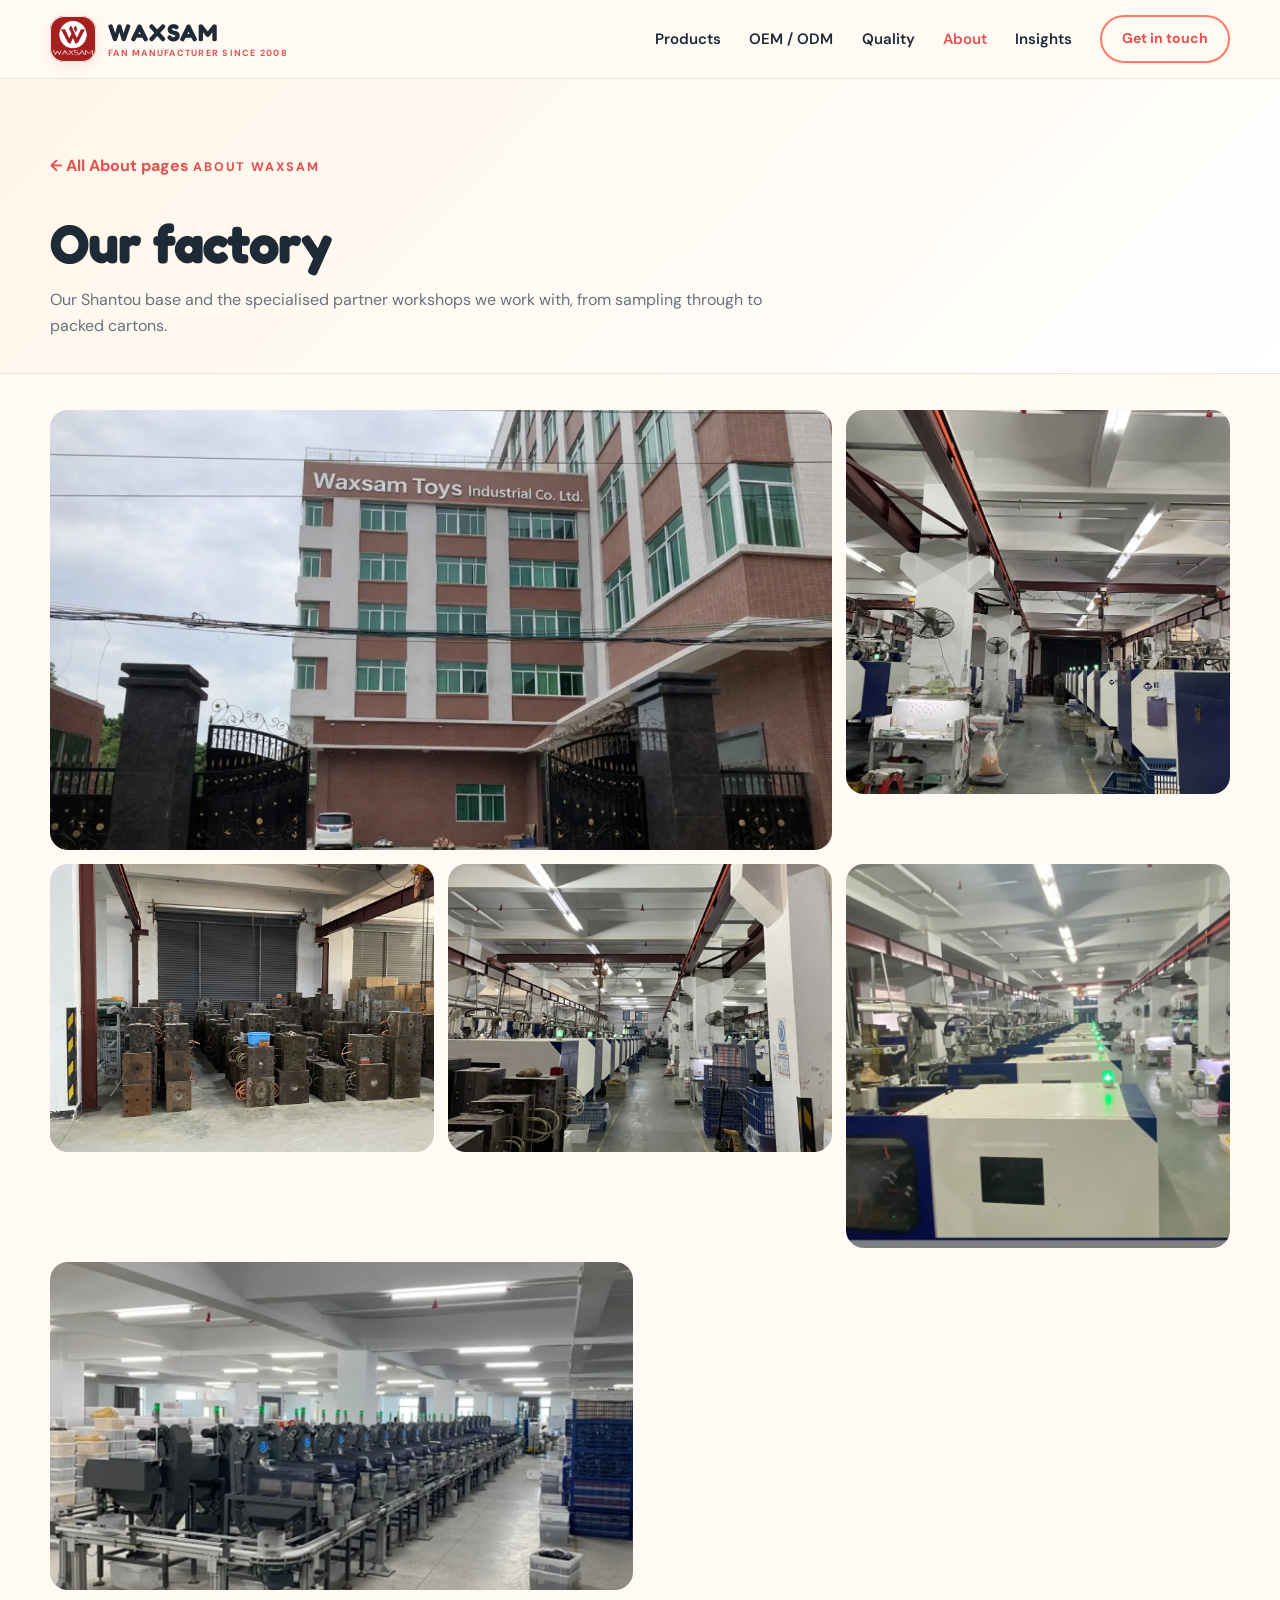
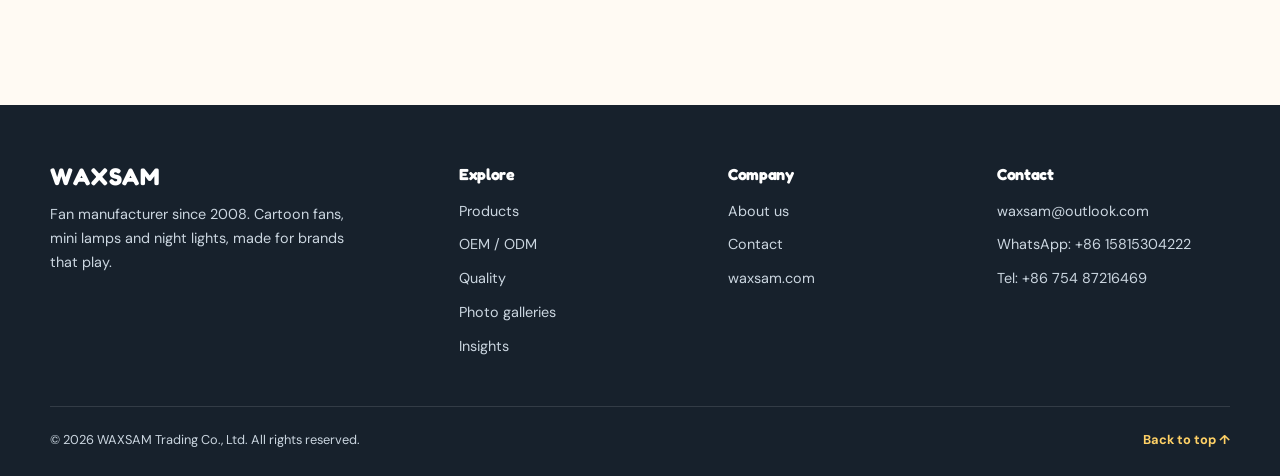
<file: about/factory/index.html>
<!DOCTYPE html>
<html lang="en" style="--logo: url('../../assets/logo.jpg')">
<head>
  <meta charset="UTF-8">
  <meta name="viewport" content="width=device-width, initial-scale=1.0">
  <title>Our Factory — WAXSAM</title>
  <meta name="description" content="A look at the specialised partner workshops WAXSAM works with, from assembly to packed cartons.">
  <link rel="icon" href="../../assets/favicon.svg" type="image/svg+xml">
  <link rel="preconnect" href="https://fonts.googleapis.com">
  <link rel="preconnect" href="https://fonts.gstatic.com" crossorigin>
  <link href="https://fonts.googleapis.com/css2?family=Fredoka:wght@500;600;700&family=DM+Sans:wght@400;500;600;700&display=swap" rel="stylesheet">
  <link rel="stylesheet" href="../../styles.css">
  <script src="../../script.js" defer></script>
</head>
<body>
  <a class="skip-link" href="#main">Skip to content</a>

  <header class="site-header" id="top">
    <div class="container header-inner">
      <a class="brand" href="../../index.html#top" aria-label="WAXSAM home">
        <span class="brand-mark" role="img" aria-label="WAXSAM logo"></span>
        <span class="brand-text">WAXSAM<small>FAN MANUFACTURER SINCE 2008</small></span>
      </a>
      <button class="nav-toggle" type="button" aria-label="Open menu" aria-expanded="false" aria-controls="site-nav">
        <span></span><span></span><span></span>
      </button>
      <nav class="site-nav" id="site-nav" aria-label="Main navigation">
        <a href="../../index.html#products">Products</a>
        <a href="../../index.html#oem">OEM / ODM</a>
        <a href="../../index.html#quality">Quality</a>
        <a class="is-active" href="../">About</a>
        <a href="../../index.html#insights">Insights</a>
        <a class="btn btn-small btn-outline" href="../../index.html#contact">Get in touch</a>
      </nav>
    </div>
  </header>

  <main id="main">
    <section class="section subpage-hero">
      <div class="container">
        <a class="back-link" href="../">← All About pages</a>
        <span class="kicker">About WAXSAM</span>
        <h1>Our factory</h1>
        <p>Our Shantou base and the specialised partner workshops we work with, from sampling through to packed cartons.</p>
      </div>
    </section>

    <section class="section gallery-page">
      <div class="container">
        <div class="gallery gallery--factory">
          <figure class="gallery-item">
            <img src="../../assets/gallery/workshop-1.webp" alt="Assembly workshop with production workstations" loading="lazy">
            <figcaption>Assembly workshop</figcaption>
          </figure>
          <figure class="gallery-item">
            <img src="../../assets/gallery/workshop-2.webp" alt="Quality checking area in the workshop" loading="lazy">
            <figcaption>Quality checks</figcaption>
          </figure>
          <figure class="gallery-item">
            <img src="../../assets/gallery/workshop-3.webp" alt="Storage shelves with packaged products" loading="lazy">
            <figcaption>Warehouse &amp; stock</figcaption>
          </figure>
          <figure class="gallery-item">
            <img src="../../assets/gallery/workshop-4.webp" alt="Team working in the production workshop" loading="lazy">
            <figcaption>On-site follow-up</figcaption>
          </figure>
          <figure class="gallery-item">
            <img src="../../assets/gallery/workshop-5.webp" alt="Workshop area and production workstations" loading="lazy">
            <figcaption>Workshop overview</figcaption>
          </figure>
          <figure class="gallery-item">
            <img src="../../assets/gallery/workshop-6.webp" alt="Manufacturing machinery and workstations" loading="lazy">
            <figcaption>Manufacturing partners</figcaption>
          </figure>
        </div>
      </div>
    </section>
  </main>

  <footer class="site-footer">
    <div class="container footer-grid">
      <div class="footer-brand">
        <span class="brand-text">WAXSAM</span>
        <p>Fan manufacturer since 2008. Cartoon fans, mini lamps and night lights, made for brands that play.</p>
      </div>
      <div class="footer-col"><h3>Explore</h3><a href="../../index.html#products">Products</a><a href="../../index.html#oem">OEM / ODM</a><a href="../../index.html#quality">Quality</a><a href="../">Photo galleries</a><a href="../../index.html#insights">Insights</a></div>
      <div class="footer-col"><h3>Company</h3><a href="../">About us</a><a href="../../index.html#contact">Contact</a><a href="https://www.waxsam.com" target="_blank" rel="noopener">waxsam.com</a></div>
      <div class="footer-col"><h3>Contact</h3><a href="mailto:waxsam@outlook.com">waxsam@outlook.com</a><a href="https://wa.me/8615815304222" target="_blank" rel="noopener">WhatsApp: +86 15815304222</a><a href="tel:+8675487216469">Tel: +86 754 87216469</a></div>
    </div>
    <div class="container footer-bottom"><span>© <span id="year">2026</span> WAXSAM Trading Co., Ltd. All rights reserved.</span><a href="#top">Back to top ↑</a></div>
  </footer>
</body>
</html>
</file>
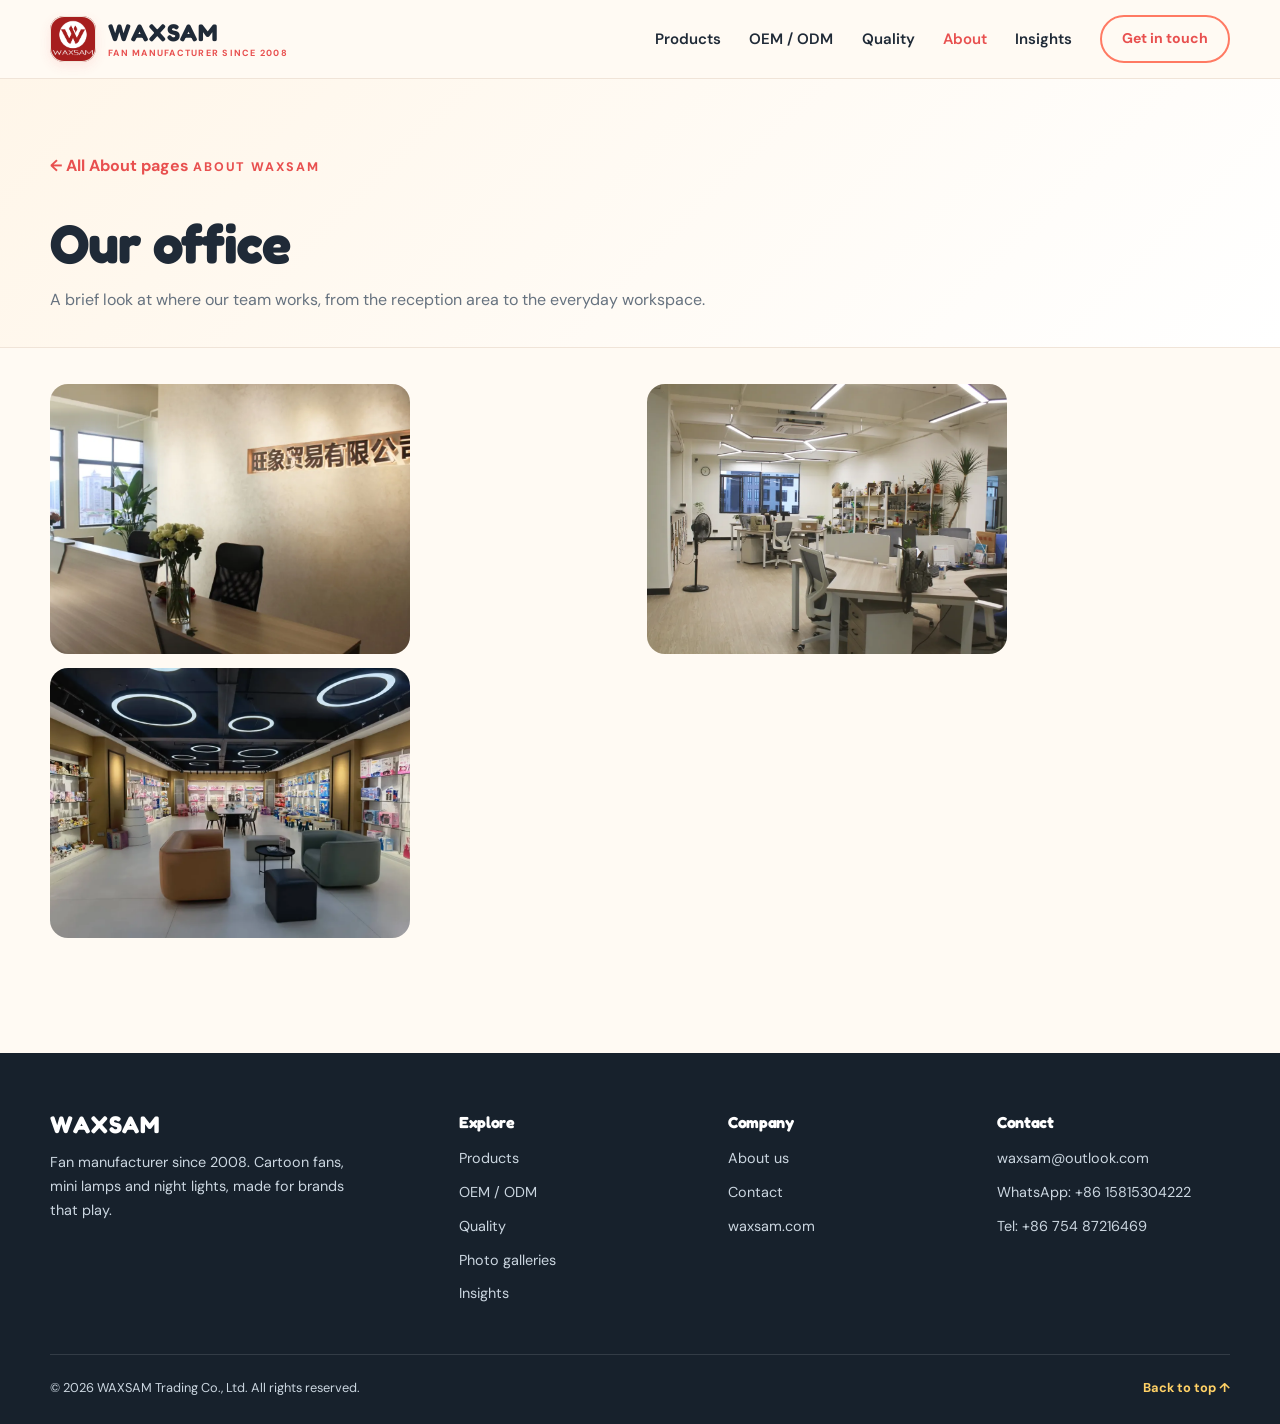
<file: about/office/index.html>
<!DOCTYPE html>
<html lang="en" style="--logo: url('../../assets/logo.jpg')">
<head>
  <meta charset="UTF-8">
  <meta name="viewport" content="width=device-width, initial-scale=1.0">
  <title>Our Office — WAXSAM</title>
  <meta name="description" content="A look at the WAXSAM office and workspace in Shantou.">
  <link rel="icon" href="../../assets/favicon.svg" type="image/svg+xml">
  <link rel="preconnect" href="https://fonts.googleapis.com">
  <link rel="preconnect" href="https://fonts.gstatic.com" crossorigin>
  <link href="https://fonts.googleapis.com/css2?family=Fredoka:wght@500;600;700&family=DM+Sans:wght@400;500;600;700&display=swap" rel="stylesheet">
  <link rel="stylesheet" href="../../styles.css">
  <script src="../../script.js" defer></script>
</head>
<body>
  <a class="skip-link" href="#main">Skip to content</a>

  <header class="site-header" id="top">
    <div class="container header-inner">
      <a class="brand" href="../../index.html#top" aria-label="WAXSAM home">
        <span class="brand-mark" role="img" aria-label="WAXSAM logo"></span>
        <span class="brand-text">WAXSAM<small>FAN MANUFACTURER SINCE 2008</small></span>
      </a>
      <button class="nav-toggle" type="button" aria-label="Open menu" aria-expanded="false" aria-controls="site-nav">
        <span></span><span></span><span></span>
      </button>
      <nav class="site-nav" id="site-nav" aria-label="Main navigation">
        <a href="../../index.html#products">Products</a>
        <a href="../../index.html#oem">OEM / ODM</a>
        <a href="../../index.html#quality">Quality</a>
        <a class="is-active" href="../">About</a>
        <a href="../../index.html#insights">Insights</a>
        <a class="btn btn-small btn-outline" href="../../index.html#contact">Get in touch</a>
      </nav>
    </div>
  </header>

  <main id="main">
    <section class="section subpage-hero">
      <div class="container">
        <a class="back-link" href="../">← All About pages</a>
        <span class="kicker">About WAXSAM</span>
        <h1>Our office</h1>
        <p>A brief look at where our team works, from the reception area to the everyday workspace.</p>
      </div>
    </section>

    <section class="section gallery-page">
      <div class="container">
        <div class="gallery gallery--office">
          <figure class="gallery-item">
            <img src="../../assets/gallery/office-1.webp" alt="WAXSAM workspace" loading="lazy">
            <figcaption>Workspace</figcaption>
          </figure>
          <figure class="gallery-item">
            <img src="../../assets/gallery/office-2.webp" alt="WAXSAM office interior" loading="lazy">
            <figcaption>Office interior</figcaption>
          </figure>
          <figure class="gallery-item">
            <img src="../../assets/gallery/office-3.webp" alt="WAXSAM reception and workspace" loading="lazy">
            <figcaption>Reception &amp; workspace</figcaption>
          </figure>
        </div>
      </div>
    </section>
  </main>

  <footer class="site-footer">
    <div class="container footer-grid">
      <div class="footer-brand">
        <span class="brand-text">WAXSAM</span>
        <p>Fan manufacturer since 2008. Cartoon fans, mini lamps and night lights, made for brands that play.</p>
      </div>
      <div class="footer-col"><h3>Explore</h3><a href="../../index.html#products">Products</a><a href="../../index.html#oem">OEM / ODM</a><a href="../../index.html#quality">Quality</a><a href="../">Photo galleries</a><a href="../../index.html#insights">Insights</a></div>
      <div class="footer-col"><h3>Company</h3><a href="../">About us</a><a href="../../index.html#contact">Contact</a><a href="https://www.waxsam.com" target="_blank" rel="noopener">waxsam.com</a></div>
      <div class="footer-col"><h3>Contact</h3><a href="mailto:waxsam@outlook.com">waxsam@outlook.com</a><a href="https://wa.me/8615815304222" target="_blank" rel="noopener">WhatsApp: +86 15815304222</a><a href="tel:+8675487216469">Tel: +86 754 87216469</a></div>
    </div>
    <div class="container footer-bottom"><span>© <span id="year">2026</span> WAXSAM Trading Co., Ltd. All rights reserved.</span><a href="#top">Back to top ↑</a></div>
  </footer>
</body>
</html>
</file>
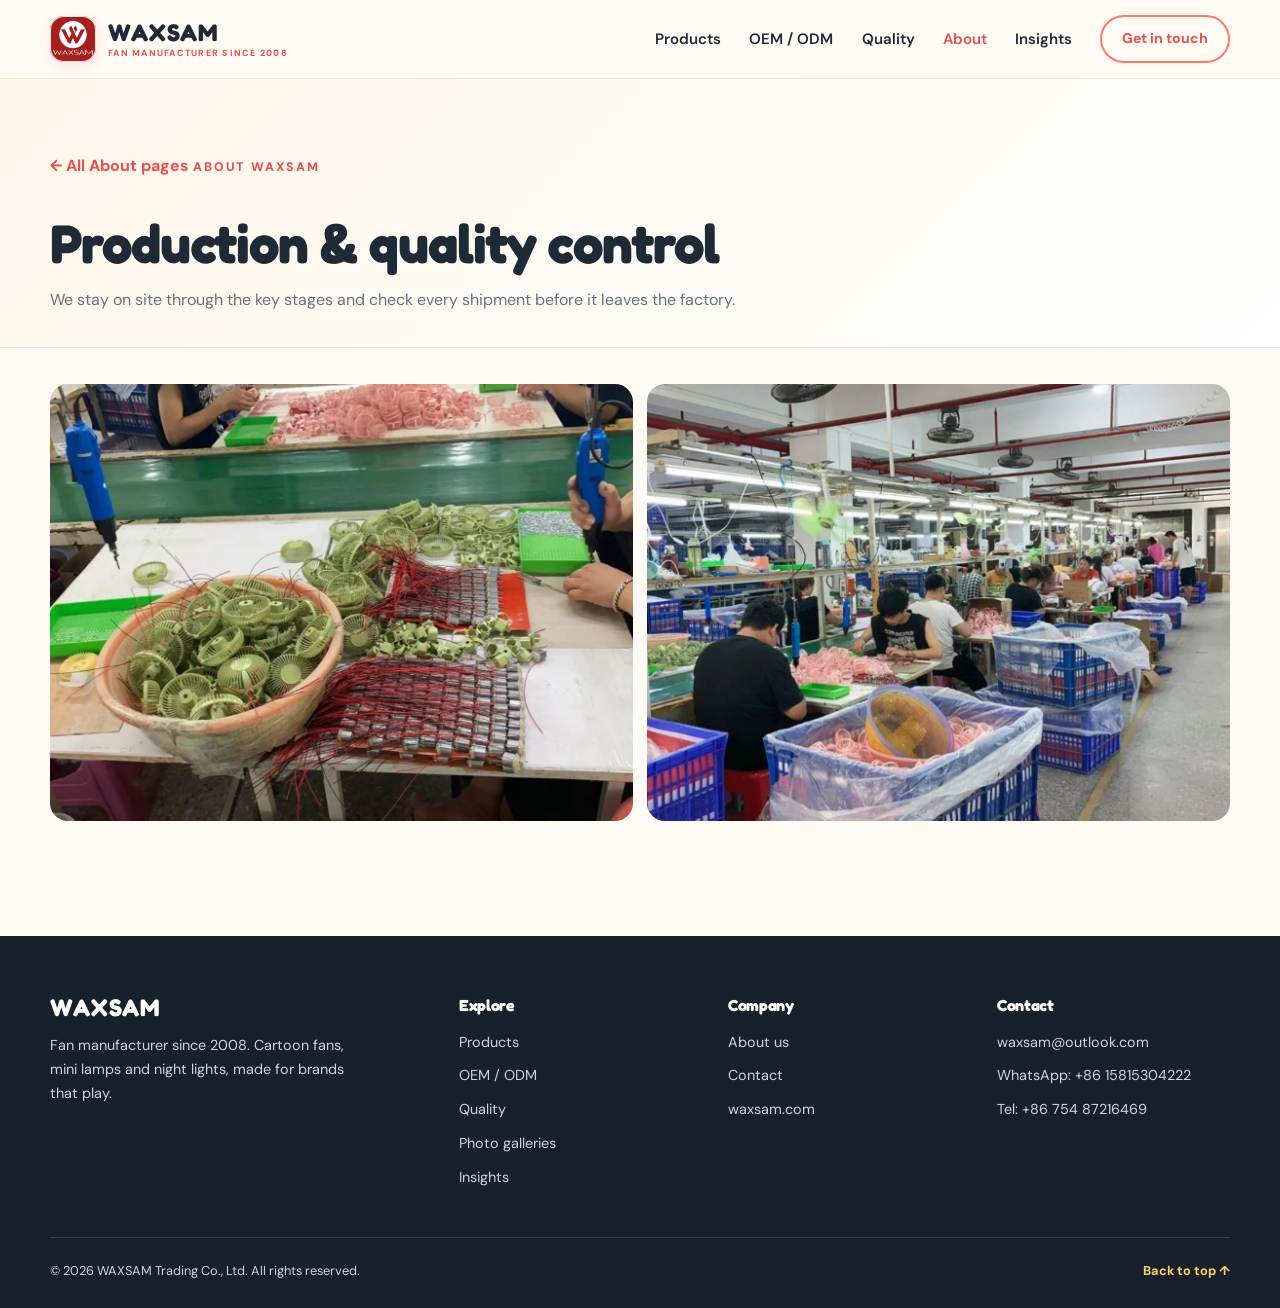
<file: about/production/index.html>
<!DOCTYPE html>
<html lang="en" style="--logo: url('../../assets/logo.jpg')">
<head>
  <meta charset="UTF-8">
  <meta name="viewport" content="width=device-width, initial-scale=1.0">
  <title>Production &amp; Quality Control — WAXSAM</title>
  <meta name="description" content="How WAXSAM follows production and checks every shipment before dispatch.">
  <link rel="icon" href="../../assets/favicon.svg" type="image/svg+xml">
  <link rel="preconnect" href="https://fonts.googleapis.com">
  <link rel="preconnect" href="https://fonts.gstatic.com" crossorigin>
  <link href="https://fonts.googleapis.com/css2?family=Fredoka:wght@500;600;700&family=DM+Sans:wght@400;500;600;700&display=swap" rel="stylesheet">
  <link rel="stylesheet" href="../../styles.css">
  <script src="../../script.js" defer></script>
</head>
<body>
  <a class="skip-link" href="#main">Skip to content</a>

  <header class="site-header" id="top">
    <div class="container header-inner">
      <a class="brand" href="../../index.html#top" aria-label="WAXSAM home">
        <span class="brand-mark" role="img" aria-label="WAXSAM logo"></span>
        <span class="brand-text">WAXSAM<small>FAN MANUFACTURER SINCE 2008</small></span>
      </a>
      <button class="nav-toggle" type="button" aria-label="Open menu" aria-expanded="false" aria-controls="site-nav">
        <span></span><span></span><span></span>
      </button>
      <nav class="site-nav" id="site-nav" aria-label="Main navigation">
        <a href="../../index.html#products">Products</a>
        <a href="../../index.html#oem">OEM / ODM</a>
        <a href="../../index.html#quality">Quality</a>
        <a class="is-active" href="../">About</a>
        <a href="../../index.html#insights">Insights</a>
        <a class="btn btn-small btn-outline" href="../../index.html#contact">Get in touch</a>
      </nav>
    </div>
  </header>

  <main id="main">
    <section class="section subpage-hero">
      <div class="container">
        <a class="back-link" href="../">← All About pages</a>
        <span class="kicker">About WAXSAM</span>
        <h1>Production &amp; quality control</h1>
        <p>We stay on site through the key stages and check every shipment before it leaves the factory.</p>
      </div>
    </section>

    <section class="section gallery-page">
      <div class="container">
        <div class="gallery gallery--production">
          <figure class="gallery-item">
            <img src="../../assets/gallery/production-1.webp" alt="Worker assembling cartoon fans on the production line" loading="lazy">
            <figcaption>Assembly line</figcaption>
          </figure>
          <figure class="gallery-item">
            <img src="../../assets/gallery/production-2.webp" alt="Finished products being checked before packing" loading="lazy">
            <figcaption>Pre-shipment inspection</figcaption>
          </figure>
        </div>
      </div>
    </section>
  </main>

  <footer class="site-footer">
    <div class="container footer-grid">
      <div class="footer-brand">
        <span class="brand-text">WAXSAM</span>
        <p>Fan manufacturer since 2008. Cartoon fans, mini lamps and night lights, made for brands that play.</p>
      </div>
      <div class="footer-col"><h3>Explore</h3><a href="../../index.html#products">Products</a><a href="../../index.html#oem">OEM / ODM</a><a href="../../index.html#quality">Quality</a><a href="../">Photo galleries</a><a href="../../index.html#insights">Insights</a></div>
      <div class="footer-col"><h3>Company</h3><a href="../">About us</a><a href="../../index.html#contact">Contact</a><a href="https://www.waxsam.com" target="_blank" rel="noopener">waxsam.com</a></div>
      <div class="footer-col"><h3>Contact</h3><a href="mailto:waxsam@outlook.com">waxsam@outlook.com</a><a href="https://wa.me/8615815304222" target="_blank" rel="noopener">WhatsApp: +86 15815304222</a><a href="tel:+8675487216469">Tel: +86 754 87216469</a></div>
    </div>
    <div class="container footer-bottom"><span>© <span id="year">2026</span> WAXSAM Trading Co., Ltd. All rights reserved.</span><a href="#top">Back to top ↑</a></div>
  </footer>
</body>
</html>
</file>
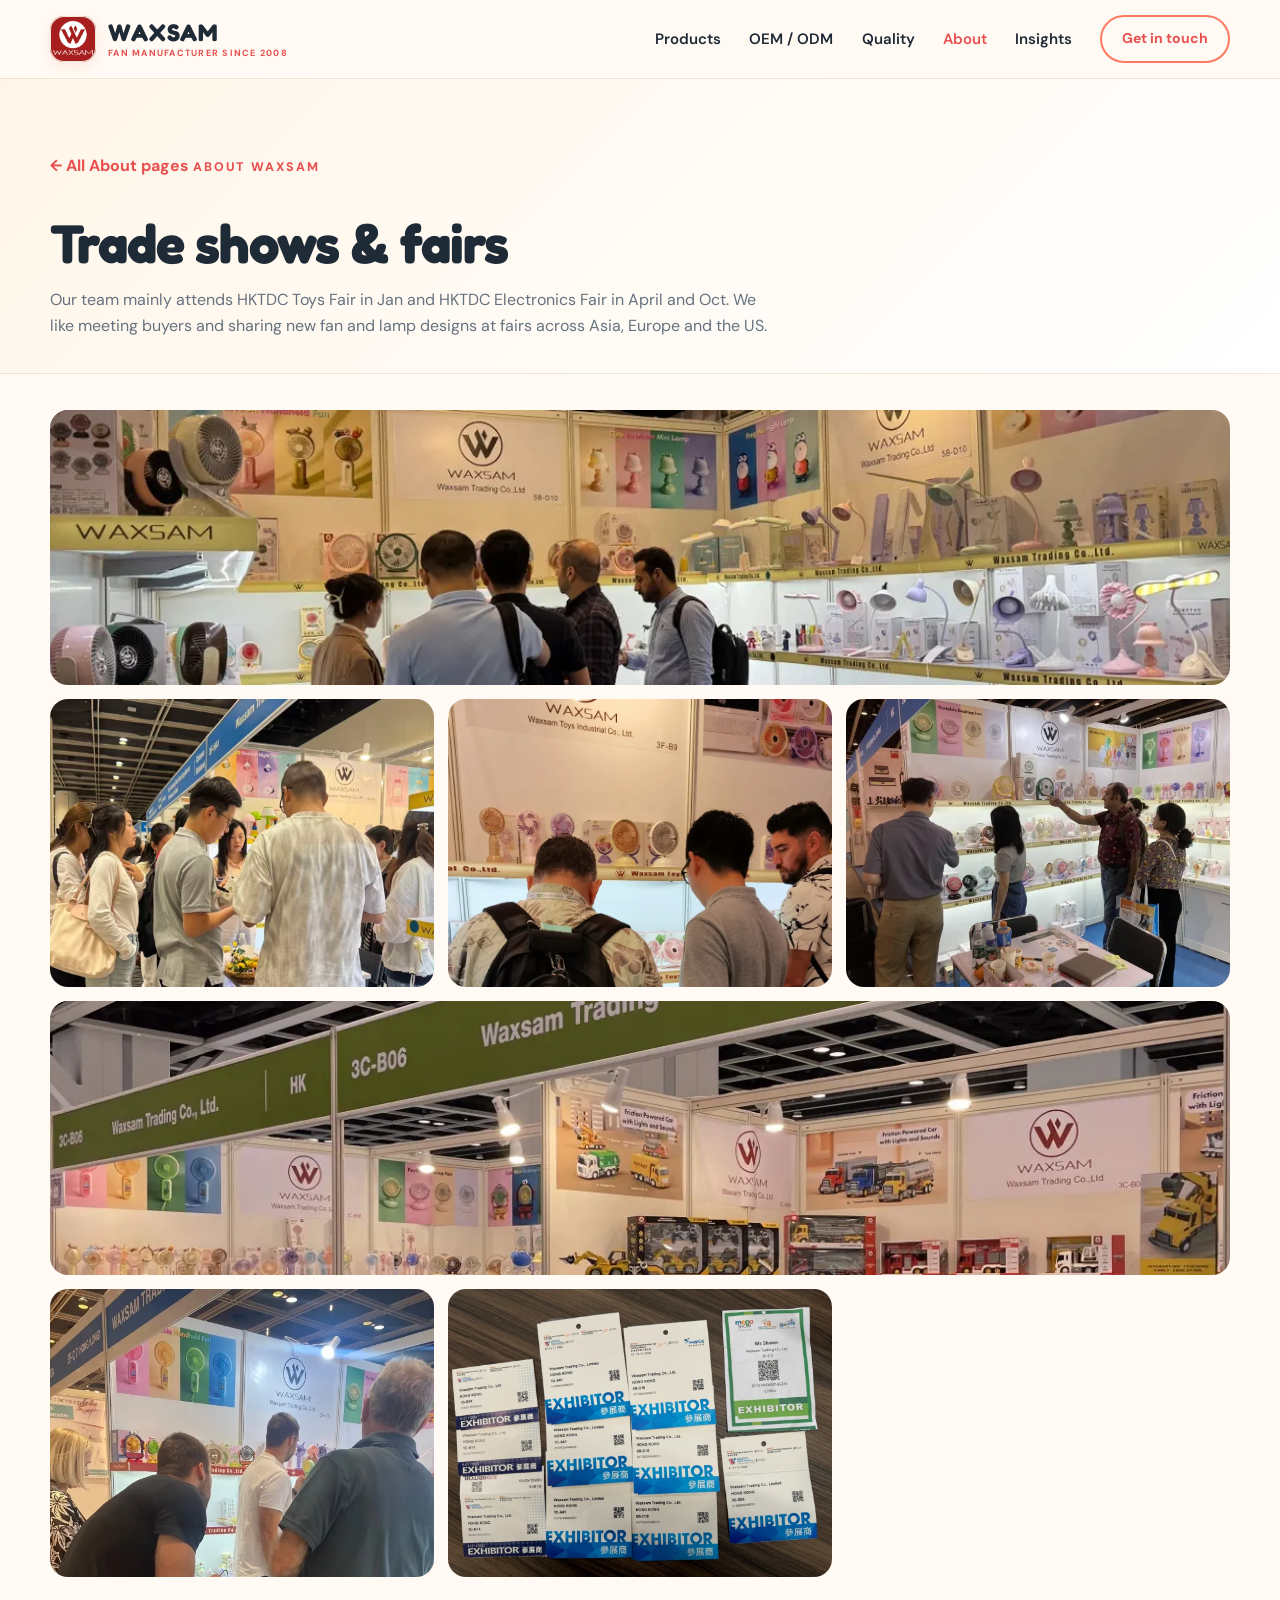
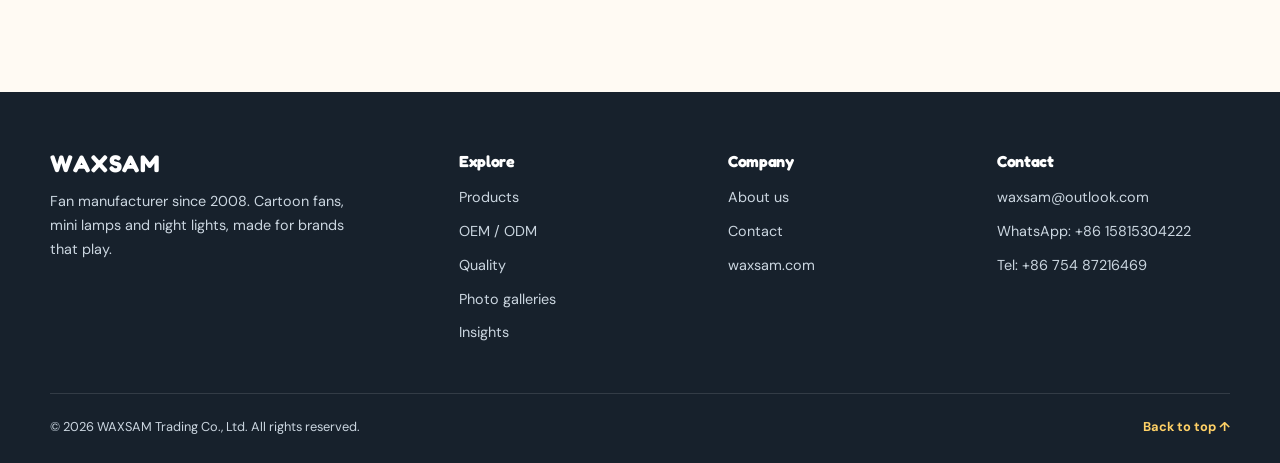
<file: about/tradeshows/index.html>
<!DOCTYPE html>
<html lang="en" style="--logo: url('../../assets/logo.jpg')">
<head>
  <meta charset="UTF-8">
  <meta name="viewport" content="width=device-width, initial-scale=1.0">
  <title>Trade Shows &amp; Fairs — WAXSAM</title>
  <meta name="description" content="WAXSAM at HKTDC Toys Fair, HKTDC Electronics Fair and trade shows across Asia, Europe and the US.">
  <link rel="icon" href="../../assets/favicon.svg" type="image/svg+xml">
  <link rel="preconnect" href="https://fonts.googleapis.com">
  <link rel="preconnect" href="https://fonts.gstatic.com" crossorigin>
  <link href="https://fonts.googleapis.com/css2?family=Fredoka:wght@500;600;700&family=DM+Sans:wght@400;500;600;700&display=swap" rel="stylesheet">
  <link rel="stylesheet" href="../../styles.css">
  <script src="../../script.js" defer></script>
</head>
<body>
  <a class="skip-link" href="#main">Skip to content</a>

  <header class="site-header" id="top">
    <div class="container header-inner">
      <a class="brand" href="../../index.html#top" aria-label="WAXSAM home">
        <span class="brand-mark" role="img" aria-label="WAXSAM logo"></span>
        <span class="brand-text">WAXSAM<small>FAN MANUFACTURER SINCE 2008</small></span>
      </a>
      <button class="nav-toggle" type="button" aria-label="Open menu" aria-expanded="false" aria-controls="site-nav">
        <span></span><span></span><span></span>
      </button>
      <nav class="site-nav" id="site-nav" aria-label="Main navigation">
        <a href="../../index.html#products">Products</a>
        <a href="../../index.html#oem">OEM / ODM</a>
        <a href="../../index.html#quality">Quality</a>
        <a class="is-active" href="../">About</a>
        <a href="../../index.html#insights">Insights</a>
        <a class="btn btn-small btn-outline" href="../../index.html#contact">Get in touch</a>
      </nav>
    </div>
  </header>

  <main id="main">
    <section class="section subpage-hero">
      <div class="container">
        <a class="back-link" href="../">← All About pages</a>
        <span class="kicker">About WAXSAM</span>
        <h1>Trade shows &amp; fairs</h1>
        <p>Our team mainly attends HKTDC Toys Fair in Jan and HKTDC Electronics Fair in April and Oct. We like meeting buyers and sharing new fan and lamp designs at fairs across Asia, Europe and the US.</p>
      </div>
    </section>

    <section class="section gallery-page">
      <div class="container">
        <div class="gallery gallery--tradeshows">
          <figure class="gallery-item gallery-item--wide">
            <img src="../../assets/gallery/tradeshow-banner-2.webp" alt="WAXSAM trade show banner with product highlights" loading="lazy">
            <figcaption>Fairs across Asia, Europe and the US</figcaption>
          </figure>
          <figure class="gallery-item">
            <img src="../../assets/gallery/tradeshow-4.webp" alt="WAXSAM products on display at a trade fair" loading="lazy">
            <figcaption>More fair moments</figcaption>
          </figure>
          <figure class="gallery-item">
            <img src="../../assets/gallery/tradeshow-2.webp" alt="Cartoon fans and night lights on display at a fair" loading="lazy">
            <figcaption>New designs on display</figcaption>
          </figure>
          <figure class="gallery-item">
            <img src="../../assets/gallery/tradeshow-3.webp" alt="Visitors looking at WAXSAM products at a trade show" loading="lazy">
            <figcaption>Trade-show visitors</figcaption>
          </figure>
          <figure class="gallery-item gallery-item--wide">
            <img src="../../assets/gallery/tradeshow-banner-1.webp" alt="WAXSAM booth with cartoon fan displays at a trade fair" loading="lazy">
            <figcaption>Booth &amp; product display</figcaption>
          </figure>
          <figure class="gallery-item">
            <img src="../../assets/gallery/tradeshow-1.webp" alt="WAXSAM team at a toy trade show" loading="lazy">
            <figcaption>Meeting buyers face to face</figcaption>
          </figure>
          <figure class="gallery-item">
            <img src="../../assets/gallery/tradeshow-5.webp" alt="WAXSAM trade show badges from many fairs" loading="lazy">
            <figcaption>So many fairs and so many badges</figcaption>
          </figure>
        </div>
      </div>
    </section>
  </main>

  <footer class="site-footer">
    <div class="container footer-grid">
      <div class="footer-brand">
        <span class="brand-text">WAXSAM</span>
        <p>Fan manufacturer since 2008. Cartoon fans, mini lamps and night lights, made for brands that play.</p>
      </div>
      <div class="footer-col"><h3>Explore</h3><a href="../../index.html#products">Products</a><a href="../../index.html#oem">OEM / ODM</a><a href="../../index.html#quality">Quality</a><a href="../">Photo galleries</a><a href="../../index.html#insights">Insights</a></div>
      <div class="footer-col"><h3>Company</h3><a href="../">About us</a><a href="../../index.html#contact">Contact</a><a href="https://www.waxsam.com" target="_blank" rel="noopener">waxsam.com</a></div>
      <div class="footer-col"><h3>Contact</h3><a href="mailto:waxsam@outlook.com">waxsam@outlook.com</a><a href="https://wa.me/8615815304222" target="_blank" rel="noopener">WhatsApp: +86 15815304222</a><a href="tel:+8675487216469">Tel: +86 754 87216469</a></div>
    </div>
    <div class="container footer-bottom"><span>© <span id="year">2026</span> WAXSAM Trading Co., Ltd. All rights reserved.</span><a href="#top">Back to top ↑</a></div>
  </footer>
</body>
</html>
</file>
<file: styles.css>
/* ============================================================
   WAXSAM — playful, friendly corporate site
   ============================================================ */
:root {
  --coral: #ff7a63;
  --coral-dark: #e8504f;
  --sun: #ffd166;
  --mint: #22b8a4;
  --sky: #62a9e8;
  --ink: #1f2a37;
  --muted: #66727f;
  --cream: #fffaf3;
  --paper: #ffffff;
  --line: #f0e4d8;
  --shadow: 0 22px 50px rgba(45, 35, 30, .09);
  --shadow-sm: 0 10px 26px rgba(45, 35, 30, .07);
  --radius: 26px;
  --display: "Fredoka", "Trebuchet MS", "Segoe UI", sans-serif;
  --body: "DM Sans", "Segoe UI", "Microsoft YaHei", sans-serif;
}

* { box-sizing: border-box; }
html { scroll-behavior: smooth; scroll-padding-top: 84px; }
body {
  margin: 0;
  font-family: var(--body);
  color: var(--ink);
  background: var(--cream);
  line-height: 1.65;
  -webkit-font-smoothing: antialiased;
  overflow-x: hidden;
}
img, svg { max-width: 100%; }
a { color: inherit; text-decoration: none; }
h1, h2, h3 { font-family: var(--display); line-height: 1.14; letter-spacing: -.02em; margin: 0 0 16px; }
h1 { font-size: clamp(2.6rem, 5.4vw, 4.4rem); }
h2 { font-size: clamp(2rem, 3.8vw, 3.1rem); }
h3 { font-size: 1.24rem; }
p { margin: 0 0 16px; }
.container { width: min(1180px, calc(100% - 44px)); margin-inline: auto; }
.section { padding: clamp(72px, 9vw, 120px) 0; }
.skip-link { position: absolute; left: -9999px; top: 0; z-index: 100; background: var(--ink); color: #fff; padding: 12px 18px; border-radius: 0 0 12px 0; }
.skip-link:focus { left: 0; }

/* ---------- Header ---------- */
.site-header {
  position: sticky; top: 0; z-index: 50;
  background: rgba(255, 250, 243, .88);
  backdrop-filter: blur(14px);
  border-bottom: 1px solid var(--line);
}
.header-inner { display: flex; align-items: center; justify-content: space-between; min-height: 78px; gap: 20px; }
.brand { display: inline-flex; align-items: center; gap: 12px; flex-shrink: 0; }
.brand-mark {
  width: 46px; height: 46px; display: block; flex: 0 0 auto;
  background-color: #fff3e8; background-image: var(--logo, none);
  background-repeat: no-repeat; background-position: center; background-size: contain;
  border-radius: 14px; box-shadow: inset 0 0 0 1px var(--line), 0 4px 12px rgba(242, 84, 91, .12);
}
.brand-text { font-family: var(--display); font-size: 1.5rem; font-weight: 700; letter-spacing: .04em; line-height: 1; display: flex; flex-direction: column; gap: 4px; }
.brand-text small { font-family: var(--body); font-size: .56rem; letter-spacing: .14em; font-weight: 700; color: var(--coral-dark); }
.site-nav { display: flex; align-items: center; gap: clamp(16px, 2.2vw, 30px); font-weight: 600; font-size: .94rem; }
.site-nav > a:not(.btn) { position: relative; padding: 6px 0; }
.site-nav > a:not(.btn)::after { content: ""; position: absolute; left: 0; bottom: 0; width: 0; height: 3px; border-radius: 3px; background: var(--coral); transition: width .25s ease; }
.site-nav > a:not(.btn):hover::after { width: 100%; }
.nav-toggle { display: none; width: 44px; height: 44px; border: 1px solid var(--line); border-radius: 12px; background: #fff; cursor: pointer; padding: 11px; }
.nav-toggle span { display: block; height: 2.5px; background: var(--ink); border-radius: 3px; margin: 5px 0; transition: transform .25s, opacity .25s; }
.nav-toggle[aria-expanded="true"] span:nth-child(1) { transform: translateY(7.5px) rotate(45deg); }
.nav-toggle[aria-expanded="true"] span:nth-child(2) { opacity: 0; }
.nav-toggle[aria-expanded="true"] span:nth-child(3) { transform: translateY(-7.5px) rotate(-45deg); }

/* ---------- Buttons ---------- */
.btn {
  display: inline-flex; align-items: center; justify-content: center; gap: 10px;
  padding: 14px 26px; border-radius: 999px; font-weight: 700; font-size: .96rem;
  border: 2px solid transparent; cursor: pointer; transition: transform .2s ease, box-shadow .2s ease, background .2s ease;
  font-family: var(--body);
}
.btn:hover { transform: translateY(-3px); }
.btn-primary { background: var(--coral); color: #fff; box-shadow: 0 10px 24px rgba(255, 122, 99, .32); }
.btn-primary:hover { background: var(--coral-dark); box-shadow: 0 14px 28px rgba(255, 122, 99, .38); }
.btn-ghost { background: #fff; color: var(--ink); box-shadow: var(--shadow-sm); }
.btn-outline { padding: 10px 20px; border-color: var(--coral); color: var(--coral-dark); background: transparent; }
.btn-outline:hover { background: var(--coral); color: #fff; }
.btn-small { font-size: .88rem; }
.btn-full { width: 100%; }

/* ---------- Hero ---------- */
.hero { position: relative; padding: clamp(60px, 7vw, 96px) 0 0; overflow: hidden; }
.hero-blob { position: absolute; border-radius: 50%; filter: blur(2px); opacity: .35; z-index: -1; }
.hero-blob-a { width: 460px; height: 460px; background: #ffe0a8; top: -180px; right: -120px; }
.hero-blob-b { width: 380px; height: 380px; background: #ffd2ca; bottom: -160px; left: -140px; }
.hero-grid { display: grid; grid-template-columns: 1.05fr .95fr; align-items: center; gap: clamp(30px, 5vw, 70px); }
.eyebrow, .kicker {
  display: inline-flex; align-items: center; gap: 9px; font-weight: 800; font-size: .78rem;
  letter-spacing: .15em; text-transform: uppercase; color: var(--coral-dark); margin-bottom: 22px;
}
.eyebrow-dot { width: 9px; height: 9px; border-radius: 50%; background: var(--mint); box-shadow: 0 0 0 5px rgba(34, 184, 164, .16); }
.hero-copy h1 { max-width: 620px; }
.highlight { color: var(--coral); position: relative; white-space: nowrap; }
.highlight::after { content: ""; position: absolute; left: 2px; right: 2px; bottom: 2px; height: 12px; background: #ffe3a3; border-radius: 50%; z-index: -1; transform: rotate(-1deg); }
.hero-copy > p { max-width: 540px; font-size: 1.1rem; color: var(--muted); margin-bottom: 30px; }
.hero-actions { display: flex; flex-wrap: wrap; gap: 14px; }
.hero-note { display: flex; align-items: center; gap: 9px; margin-top: 28px; color: var(--muted); font-size: .9rem; font-weight: 600; }
.hero-note svg { width: 20px; height: 20px; color: var(--mint); background: #e5f8f4; border-radius: 50%; padding: 2px; }
.hero-visual { position: relative; min-height: 480px; display: grid; place-items: center; }
.hero-disc { position: absolute; width: min(100%, 500px); aspect-ratio: 1; border-radius: 50%; background: radial-gradient(circle at 35% 30%, #fff3e8, #ffe7d8 60%, #ffd8c7); box-shadow: inset 0 0 0 14px rgba(255,255,255,.5); }
.hero-art { position: relative; width: 100%; max-width: 520px; filter: drop-shadow(0 18px 18px rgba(80, 45, 30, .12)); }
.spin-blades { transform-box: fill-box; transform-origin: center; animation: fan-spin 10s linear infinite; }
@keyframes fan-spin { to { transform: rotate(360deg); } }
.float-badge { position: absolute; background: #fff; border-radius: 999px; padding: 10px 17px; font-weight: 800; font-size: .8rem; box-shadow: var(--shadow); white-space: nowrap; }
.badge-one { top: 8%; right: -2%; color: var(--coral-dark); transform: rotate(6deg); }
.badge-two { bottom: 20%; left: -7%; color: var(--mint); transform: rotate(-5deg); }
.badge-three { bottom: 3%; right: 1%; color: var(--sky); transform: rotate(4deg); }
.stats { display: grid; grid-template-columns: repeat(4, 1fr); gap: 18px; margin-top: clamp(40px, 6vw, 80px); padding: 30px 0 46px; border-top: 1px solid var(--line); }
.stat { display: flex; flex-direction: column; align-items: center; text-align: center; }
.stat strong { font-family: var(--display); font-size: clamp(1.9rem, 3vw, 2.7rem); color: var(--coral-dark); line-height: 1; }
.stat span { font-size: .85rem; color: var(--muted); font-weight: 600; margin-top: 8px; }

/* ---------- Section heads ---------- */
.section-head { display: flex; justify-content: space-between; align-items: end; gap: 40px; margin-bottom: 44px; }
.section-head p { max-width: 440px; color: var(--muted); margin: 0; }
.kicker { margin-bottom: 12px; }
.section-head .kicker { display: inline-flex; }

/* ---------- Products ---------- */
.products { background: var(--paper); }
.filters { display: flex; gap: 10px; flex-wrap: wrap; margin-bottom: 34px; }
.filter-btn { padding: 10px 22px; border: 1.5px solid var(--line); border-radius: 999px; background: #fff; font: inherit; font-weight: 700; font-size: .9rem; color: var(--muted); cursor: pointer; transition: all .2s; }
.filter-btn:hover { border-color: var(--coral); color: var(--coral-dark); }
.filter-btn.is-active { background: var(--ink); color: #fff; border-color: var(--ink); }
.product-grid { display: grid; grid-template-columns: repeat(4, 1fr); gap: 22px; }
.product-card { background: var(--cream); border: 1px solid var(--line); border-radius: var(--radius); overflow: hidden; transition: transform .25s ease, box-shadow .25s ease; }
.product-card:hover { transform: translateY(-8px); box-shadow: var(--shadow); }
.product-card.is-hidden { display: none; }
.product-art { height: 210px; display: grid; place-items: center; overflow: hidden; padding: 16px; box-sizing: border-box; }
.product-art svg { width: 74%; height: 74%; transition: transform .35s ease; }
.product-art img { width: 100%; height: 100%; object-fit: contain; padding: 0; display: block; transition: transform .35s ease; }
.product-card:hover .product-art svg, .product-card:hover .product-art img { transform: scale(1.06); }
.art-coral { background: #ffe6de; }
.art-sky { background: #e2f1ff; }
.art-mint { background: #dff7f1; }
.art-sun { background: #fff0cd; }
.art-rose { background: #ffe4ec; }
.product-body { padding: 22px 22px 26px; }
.tag { display: inline-block; font-size: .68rem; font-weight: 800; letter-spacing: .09em; text-transform: uppercase; color: var(--coral-dark); margin-bottom: 10px; }
.product-body h3 { margin-bottom: 8px; }
.product-body p { font-size: .9rem; color: var(--muted); margin: 0; }
.catalogue-note { margin-top: 34px; background: #fff5e3; border: 1px dashed #f3d29b; border-radius: 18px; padding: 20px 24px; display: flex; align-items: center; gap: 14px; }
.catalogue-note span { color: var(--coral); font-size: 1.5rem; }
.catalogue-note p { margin: 0; font-size: .94rem; color: #7a6247; }

/* ---------- OEM ---------- */
.oem { background: #f3fbf8; }
.oem-grid { display: grid; grid-template-columns: .9fr 1.1fr; gap: clamp(36px, 6vw, 84px); align-items: start; }
.oem-copy > p { color: var(--muted); font-size: 1.05rem; }
.check-list { list-style: none; padding: 0; margin: 26px 0 34px; display: grid; gap: 14px; }
.check-list li { position: relative; padding-left: 34px; font-weight: 600; }
.check-list li::before { content: "✓"; position: absolute; left: 0; top: 1px; width: 23px; height: 23px; border-radius: 50%; background: var(--mint); color: #fff; display: grid; place-items: center; font-size: .75rem; font-weight: 800; }
.process { background: #fff; border-radius: var(--radius); padding: 14px 32px; box-shadow: var(--shadow-sm); }
.process-item { display: grid; grid-template-columns: 54px 1fr; gap: 18px; padding: 22px 0; border-bottom: 1px dashed var(--line); }
.process-item:last-child { border-bottom: 0; }
.process-num { font-family: var(--display); font-weight: 700; color: var(--coral); font-size: 1.5rem; }
.process-item h3 { margin: 0 0 4px; }
.process-item p { color: var(--muted); font-size: .92rem; margin: 0; }

/* ---------- Quality ---------- */
.quality { background: var(--ink); color: #fff; overflow: hidden; }
.quality-grid { display: grid; grid-template-columns: .8fr 1.2fr; gap: clamp(40px, 7vw, 100px); align-items: center; }
.quality-art { position: relative; display: grid; place-items: center; min-height: 360px; }
.quality-art-inner { width: min(100%, 330px); aspect-ratio: 1; border-radius: 50%; background: linear-gradient(140deg, #ffd9a0, #ff9f88); display: grid; place-items: center; transform: rotate(-8deg); }
.quality-art-inner svg { width: 72%; }
.quality-stamp { position: absolute; right: 0; bottom: 12px; width: 126px; height: 126px; border-radius: 50%; background: var(--mint); color: #fff; display: grid; place-content: center; text-align: center; font-family: var(--display); font-size: 2rem; font-weight: 700; line-height: .9; transform: rotate(12deg); box-shadow: 0 16px 30px rgba(0,0,0,.25); }
.quality-stamp small { font-family: var(--body); font-size: .55rem; letter-spacing: .1em; font-weight: 700; margin-top: 8px; }
.quality h2 { max-width: 640px; }
.quality h2 em { color: var(--sun); font-style: normal; }
.quality-copy > p { color: #c5d0da; font-size: 1.05rem; max-width: 600px; }
.quality-points { display: grid; gap: 12px; margin: 28px 0; }
.quality-point { display: flex; gap: 14px; align-items: flex-start; }
.quality-point > span { flex: none; width: 26px; height: 26px; border-radius: 50%; background: rgba(34, 184, 164, .2); color: #6ee7d2; display: grid; place-items: center; font-size: .8rem; font-weight: 800; margin-top: 3px; }
.quality-point p { margin: 0; color: #e7edf2; }
.quality-point strong { color: #fff; }
.quality-footnote { font-size: .9rem; color: #9fb0bd; font-style: italic; }

/* ---------- About ---------- */
.feature-grid { display: grid; grid-template-columns: repeat(4, 1fr); gap: 20px; }
.feature-card { background: #fff; border: 1px solid var(--line); border-radius: var(--radius); padding: 28px 24px; transition: transform .2s, box-shadow .2s; }
.feature-card:hover { transform: translateY(-6px); box-shadow: var(--shadow-sm); }
.feature-icon { width: 52px; height: 52px; border-radius: 16px; background: #fff2df; display: grid; place-items: center; font-size: 1.5rem; margin-bottom: 18px; }
.feature-card h3 { margin-bottom: 8px; }
.feature-card p { color: var(--muted); font-size: .92rem; margin: 0; }
.principles { margin-top: 44px; text-align: center; background: #fff0e9; border-radius: var(--radius); padding: 42px 30px; }
.principles p { font-family: var(--display); font-size: clamp(1.2rem, 2.2vw, 1.7rem); font-weight: 500; max-width: 820px; margin: 0 auto 14px; color: var(--coral-dark); }
.principles span { color: var(--muted); font-size: .85rem; font-weight: 700; letter-spacing: .08em; text-transform: uppercase; }

/* ---------- Insights ---------- */
.insights { background: #fff; }
.insight-grid { display: grid; grid-template-columns: repeat(3, 1fr); gap: 22px; }
.insight-card { border-top: 5px solid var(--coral); background: var(--cream); border-radius: 0 0 20px 20px; padding: 30px 26px; }
.insight-card:nth-child(2) { border-color: var(--sun); }
.insight-card:nth-child(3) { border-color: var(--mint); }
.insight-num { font-family: var(--display); font-weight: 700; color: var(--coral); font-size: 1.4rem; }
.insight-card h3 { margin: 10px 0 12px; }
.insight-card p { color: var(--muted); font-size: .94rem; margin: 0; }

/* ---------- Service / FAQ ---------- */
.service { background: #eef8f5; }
.service-grid { display: grid; grid-template-columns: .8fr 1.2fr; gap: clamp(36px, 6vw, 80px); align-items: start; }
.service-intro p { color: var(--muted); }
.text-link { display: inline-flex; align-items: center; gap: 8px; color: var(--coral-dark); font-weight: 800; margin-top: 12px; }
.faq { display: grid; gap: 10px; }
.faq details { background: #fff; border: 1px solid #dceee8; border-radius: 16px; padding: 4px 22px; }
.faq summary { cursor: pointer; font-weight: 700; padding: 16px 30px 16px 0; position: relative; list-style: none; }
.faq summary::-webkit-details-marker { display: none; }
.faq summary::after { content: "+"; position: absolute; right: 0; top: 12px; width: 26px; height: 26px; border-radius: 50%; background: #e3f6f1; color: var(--mint); display: grid; place-items: center; font-size: 1.2rem; line-height: 1; }
.faq details[open] summary::after { content: "−"; }
.faq details p { color: var(--muted); font-size: .94rem; margin: 0 0 18px; }

/* ---------- Contact ---------- */
.contact { background: var(--paper); }
.contact-grid { display: grid; grid-template-columns: 1fr 1fr; gap: clamp(36px, 6vw, 80px); align-items: start; }
.contact-copy > p { color: var(--muted); font-size: 1.05rem; max-width: 480px; }
.contact-details { display: grid; gap: 14px; margin-top: 30px; }
.contact-details > a, .contact-details > div { display: flex; align-items: flex-start; gap: 15px; font-weight: 700; }
.contact-details > a:hover { color: var(--coral-dark); }
.contact-details > a > span:first-child, .contact-details > div > span:first-child { flex: none; width: 40px; height: 40px; border-radius: 12px; background: #fff0e9; color: var(--coral-dark); display: grid; place-items: center; font-size: 1.1rem; }
.contact-details small { display: block; font-size: .72rem; text-transform: uppercase; letter-spacing: .1em; color: var(--muted); font-weight: 700; }
.contact-form { background: var(--cream); border: 1px solid var(--line); border-radius: var(--radius); padding: clamp(24px, 4vw, 40px); box-shadow: var(--shadow-sm); }
.form-row { margin-bottom: 16px; }
.form-row label { display: block; font-size: .84rem; font-weight: 700; margin-bottom: 7px; }
.form-row label span { color: var(--coral-dark); }
.form-row input, .form-row select, .form-row textarea {
  width: 100%; padding: 13px 16px; border: 1.5px solid var(--line); border-radius: 12px;
  background: #fff; font: inherit; font-size: .94rem; color: var(--ink); transition: border-color .2s, box-shadow .2s;
}
.form-row input:focus, .form-row select:focus, .form-row textarea:focus { outline: none; border-color: var(--coral); box-shadow: 0 0 0 4px rgba(255, 122, 99, .14); }
.form-row textarea { resize: vertical; }
.form-note { font-size: .78rem; color: var(--muted); text-align: center; margin: 12px 0 0; }

/* ---------- Footer ---------- */
.site-footer { background: #17212c; color: #cbd6e0; padding: 60px 0 26px; }
.footer-grid { display: grid; grid-template-columns: 1.6fr repeat(3, 1fr); gap: 36px; }
.footer-brand .brand-text { color: #fff; margin-bottom: 14px; }
.footer-brand p { font-size: .9rem; max-width: 300px; }
.footer-col { display: flex; flex-direction: column; gap: 10px; font-size: .9rem; }
.footer-col h3 { color: #fff; font-size: 1rem; margin-bottom: 6px; }
.footer-col a:hover { color: var(--sun); }
.footer-bottom { border-top: 1px solid rgba(255,255,255,.12); margin-top: 48px; padding-top: 22px; display: flex; justify-content: space-between; gap: 20px; font-size: .8rem; }
.footer-bottom a { color: var(--sun); font-weight: 700; }

/* ---------- Reveal animation ---------- */
.reveal { opacity: 0; transform: translateY(24px); transition: opacity .7s ease, transform .7s ease; }
.reveal.is-visible { opacity: 1; transform: none; }

/* ---------- About photo galleries (V1A) ---------- */
.about-subnav { display: flex; flex-wrap: wrap; gap: 10px; margin: 34px 0 8px; }
.about-subnav a {
  padding: 10px 18px; border-radius: 999px; background: #fff; border: 1px solid var(--line);
  font-weight: 700; font-size: .88rem; color: var(--muted); transition: all .2s ease;
}
.about-subnav a:hover { border-color: var(--coral); color: var(--coral-dark); transform: translateY(-2px); }
.photo-block { scroll-margin-top: 96px; padding-top: 42px; }
.photo-head { display: flex; flex-wrap: wrap; align-items: end; justify-content: space-between; gap: 18px; margin-bottom: 22px; }
.photo-head h3 { font-size: clamp(1.5rem, 2.6vw, 2.15rem); margin: 0; }
.photo-head p { max-width: 450px; margin: 0; color: var(--muted); font-size: .94rem; }
.gallery { display: grid; grid-template-columns: repeat(6, 1fr); gap: 14px; }
.gallery-item { position: relative; margin: 0; grid-column: span 2; overflow: hidden; border-radius: 18px; background: #eee; }
.gallery-item img { width: 100%; height: 100%; object-fit: cover; display: block; transition: transform .5s ease; }
.gallery-item:hover img { transform: scale(1.06); }
.gallery-item figcaption {
  position: absolute; left: 0; right: 0; bottom: 0; padding: 28px 14px 12px;
  background: linear-gradient(transparent, rgba(18, 24, 31, .8)); color: #fff;
  font-size: .78rem; font-weight: 700; opacity: 0; transform: translateY(8px);
  transition: opacity .3s ease, transform .3s ease;
}
.gallery-item:hover figcaption, .gallery-item:focus-within figcaption { opacity: 1; transform: none; }
.gallery-item--wide { grid-column: 1 / -1; }
.gallery--tradeshows .gallery-item--wide { aspect-ratio: 4.3 / 1; }
.gallery--factory .gallery-item:nth-child(1) { grid-column: span 4; aspect-ratio: 16 / 9; }
.gallery--factory .gallery-item:nth-child(2) { grid-column: span 2; aspect-ratio: 1 / 1; }
.gallery--factory .gallery-item:nth-child(3),
.gallery--factory .gallery-item:nth-child(4) { grid-column: span 2; aspect-ratio: 4 / 3; }
.gallery--factory .gallery-item:nth-child(5) { grid-column: span 2; aspect-ratio: 1 / 1; }
.gallery--factory .gallery-item:nth-child(6),
.gallery--factory .gallery-item:nth-child(7) { grid-column: span 3; aspect-ratio: 16 / 9; }
.gallery--production .gallery-item { grid-column: span 3; aspect-ratio: 4 / 3; }

/* ---------- About hub & subpages ---------- */
.about-gallery-link { display: flex; align-items: center; flex-wrap: wrap; gap: 16px; margin-top: 30px; }
.about-gallery-link span { color: var(--muted); font-size: .86rem; }
.site-nav a.is-active { color: var(--coral-dark); }
.subpage-hero { padding: 74px 0 34px; background: linear-gradient(135deg, #fff6e9, #fff); border-bottom: 1px solid var(--line); }
.subpage-hero h1 { font-size: clamp(2.1rem, 5vw, 3.4rem); line-height: 1.05; margin: 12px 0 14px; }
.subpage-hero p { max-width: 720px; color: var(--muted); margin: 0; font-size: 1rem; }
.back-link { display: inline-block; margin-bottom: 24px; font-weight: 700; color: var(--coral-dark); }
.back-link:hover { text-decoration: underline; }
.gallery-page { padding-top: 36px; }
.about-card-grid { display: grid; grid-template-columns: repeat(2, 1fr); gap: 22px; }
.about-card { display: block; background: #fff; border: 1px solid var(--line); border-radius: var(--radius); overflow: hidden; color: inherit; text-decoration: none; transition: transform .25s ease, box-shadow .25s ease; }
.about-card:hover { transform: translateY(-6px); box-shadow: var(--shadow); }
.about-card img { width: 100%; height: 210px; object-fit: cover; display: block; }
.about-card > div { padding: 22px 24px 26px; }
.about-card h2 { margin: 0 0 8px; font-size: 1.4rem; }
.about-card p { margin: 0; color: var(--muted); font-size: .92rem; }
.gallery--office { grid-template-columns: repeat(4, 1fr); justify-content: center; }
.gallery--office .gallery-item { grid-column: span 2; max-width: 360px; aspect-ratio: 4 / 3; }

/* ---------- Responsive ---------- */
@media (max-width: 1000px) {
  .product-grid, .feature-grid { grid-template-columns: repeat(2, 1fr); }
  .hero-grid { grid-template-columns: 1fr; text-align: center; }
  .hero-copy > p { margin-inline: auto; }
  .hero-actions, .hero-note { justify-content: center; }
  .hero-visual { order: -1; min-height: 400px; }
  .section-head { flex-direction: column; align-items: flex-start; gap: 16px; }
  .oem-grid, .quality-grid, .service-grid, .contact-grid { grid-template-columns: 1fr; }
  .quality-art { min-height: 300px; }
  .insight-grid { grid-template-columns: 1fr; }
  .photo-head { flex-direction: column; align-items: flex-start; }
  .gallery-item, .gallery--factory .gallery-item:nth-child(n), .gallery--production .gallery-item, .gallery--office .gallery-item { grid-column: span 3; aspect-ratio: 4 / 3; }
  .gallery-item--wide { grid-column: 1 / -1; aspect-ratio: 16 / 5; }
  .footer-grid { grid-template-columns: 1fr 1fr; }
}
@media (max-width: 760px) {
  html { scroll-padding-top: 70px; }
  .nav-toggle { display: block; }
  .site-nav { position: absolute; top: 78px; left: 0; right: 0; background: #fffaf3; flex-direction: column; align-items: stretch; padding: 16px 22px 24px; gap: 4px; border-bottom: 1px solid var(--line); box-shadow: var(--shadow); display: none; }
  .site-nav.is-open { display: flex; }
  .site-nav > a:not(.btn) { padding: 12px 4px; border-bottom: 1px solid var(--line); }
  .site-nav .btn { margin-top: 12px; }
  .stats { grid-template-columns: 1fr 1fr; gap: 26px 10px; }
  .hero-visual { min-height: 320px; }
  .float-badge { font-size: .68rem; padding: 8px 12px; }
  .badge-two { left: -2%; }
  .product-grid, .feature-grid, .about-card-grid { grid-template-columns: 1fr; }
  .process { padding: 8px 20px; }
  .gallery { grid-template-columns: 1fr; gap: 12px; }
  .gallery-item, .gallery--factory .gallery-item:nth-child(n), .gallery--production .gallery-item, .gallery--office .gallery-item { grid-column: 1 / -1; aspect-ratio: 4 / 3; }
  .gallery-item--wide { grid-column: 1 / -1; aspect-ratio: 16 / 6; }
  .gallery-item figcaption { opacity: 1; transform: none; }
  .footer-grid { grid-template-columns: 1fr; }
  .footer-bottom { flex-direction: column; }
}
@media (prefers-reduced-motion: reduce) {
  html { scroll-behavior: auto; }
  .reveal { opacity: 1; transform: none; transition: none; }
  * { animation-duration: .01ms !important; transition-duration: .01ms !important; }
  .spin-blades { animation: none !important; }
}
</file>
